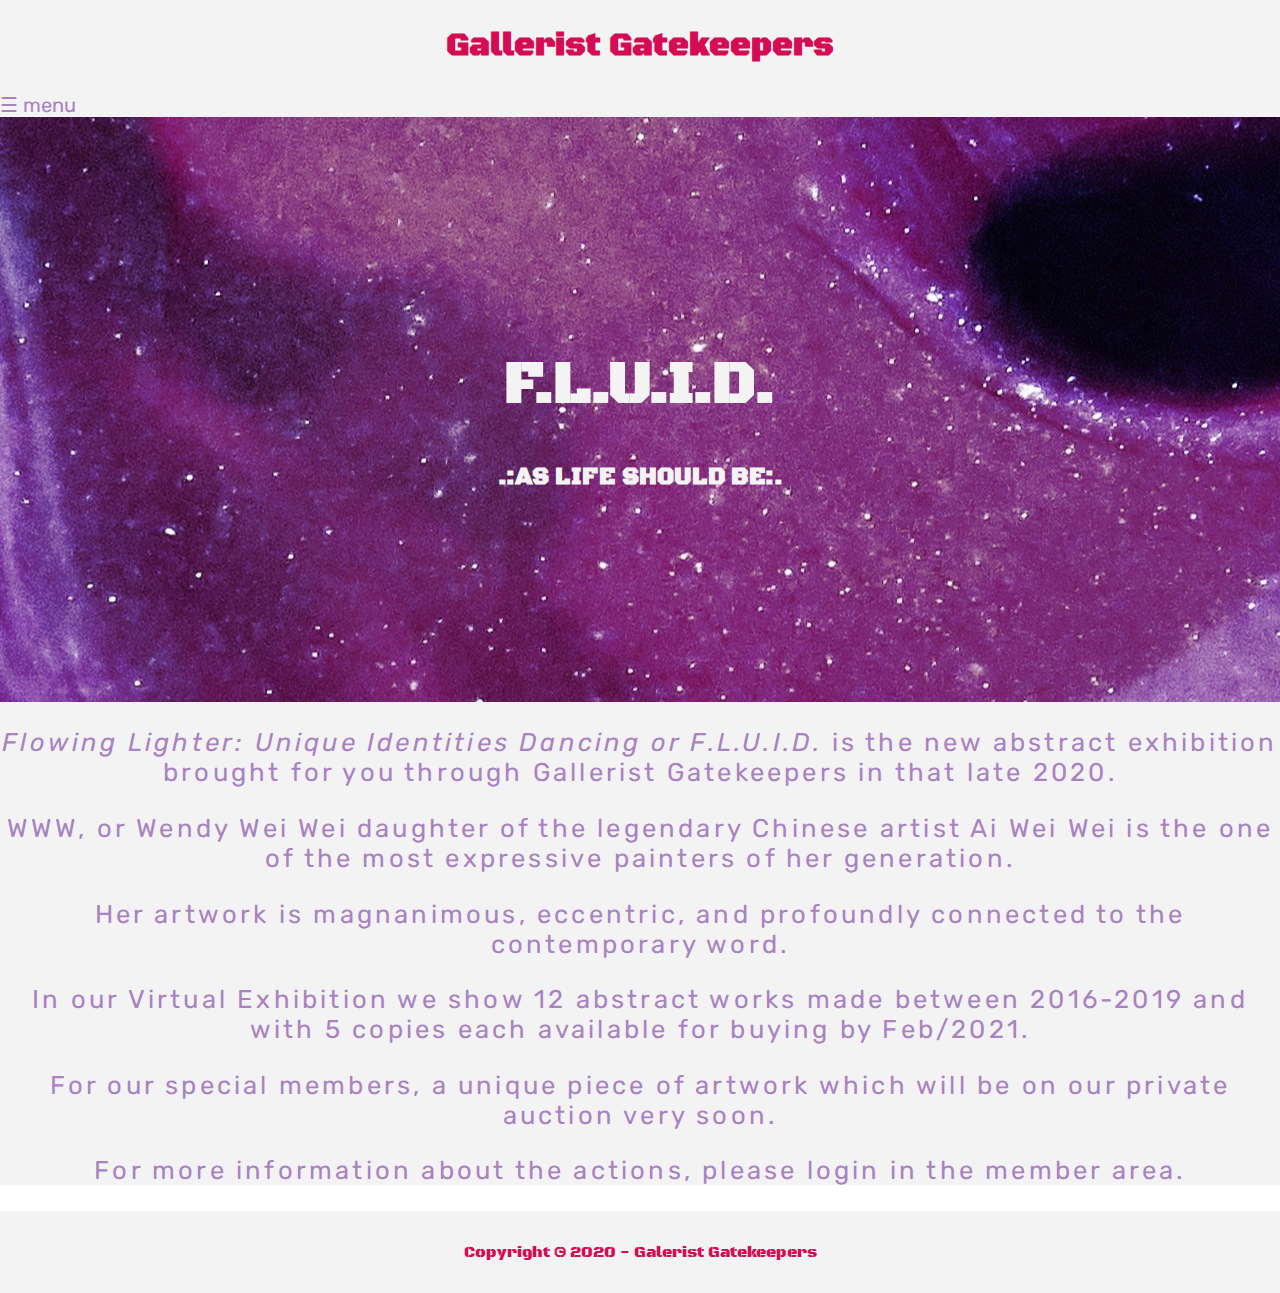
<file: index.html>
<!DOCTYPE html>
<html lang="en"> 
<head>
	<meta charset="UTF-8"> 
	<meta name="viewport" content="width-device-width, initial-scale=1.0"> 
	<meta http-equiv='X-UA-Compatible' content="IE=edge"> 
	<title>Gallerist Gatekeepers</title> 
	<link rel="shortcut icon" href="images/favicon.ico" type="image/x-icon"> 
	<script src="js/index.js"></script> 
	<link rel="stylesheet"  type="text/css" href="css/index.css"/> 
	<link rel="preconnect" href="https://fonts.gstatic.com"> 
	<link href="https://fonts.googleapis.com/css2?family=Black+Ops+One&family=Roboto:wght@300;400;500;700&family=Rubik:wght@900&display=swap" rel="stylesheet"> 
</head>
<body>
	<div id="banner"> 
			<h1>Gallerist Gatekeepers</h1> 
	</div>
		<div id="mySideBar" class="sidebar"> 
			<a href="javascript:void(0)" class="closebtn" onclick="closeNav()">&times;</a> 
			<a href="index.html">Home</a>
			<a href="meetTheArtist.html">Meet the artist</a>
			<a href="gallery.html">Gallery Exhibition</a>
			<a href="store02.html">Shopping</a>
			<a href="stopToBuy.html">Stop to Buy</a>
			<a href="aboutUs.html">About Us</a>
			<a href="loginmember.html">Member Area</a>
			<a href="contactUs.html">Contact Us</a>
		</div>	
	<div id="main"> 
	<span style="font-size:20px;cursor:pointer" onclick="openNav()">&#9776; menu</span> 
		 <div class="heroimg"> 
			<div class="herotxt"> 
				<h1 style="font-size:60px">F.L.U.I.D.</h1> 
				<h2>.:AS LIFE SHOULD BE:.</h2> 
			</div>
		</div> 
		<div class = "textmain"> 
			<p><i>Flowing Lighter: Unique Identities Dancing or F.L.U.I.D.</i> is the new abstract exhibition brought for you through Gallerist Gatekeepers in that late 2020.</p>
			<p>WWW, or Wendy Wei Wei daughter of the legendary Chinese artist Ai Wei Wei is the one of the most expressive painters of her generation.</p>
			<p>Her artwork is magnanimous, eccentric, and profoundly connected to the contemporary word.</p>
			<p>In our Virtual Exhibition we show 12 abstract works made between 2016-2019 and with 5 copies each available for buying by Feb/2021.</p>
			<p>For our special members, a unique piece of artwork which will be on our private auction very soon.</p>
			<p>For more information about the actions, please login in the member area.</p>
		</div>
	</div>
	<div id="footer"> 
		<p>Copyright &copy; 2020 - Galerist Gatekeepers</p>
	</div>
</body>
</html>
</file>
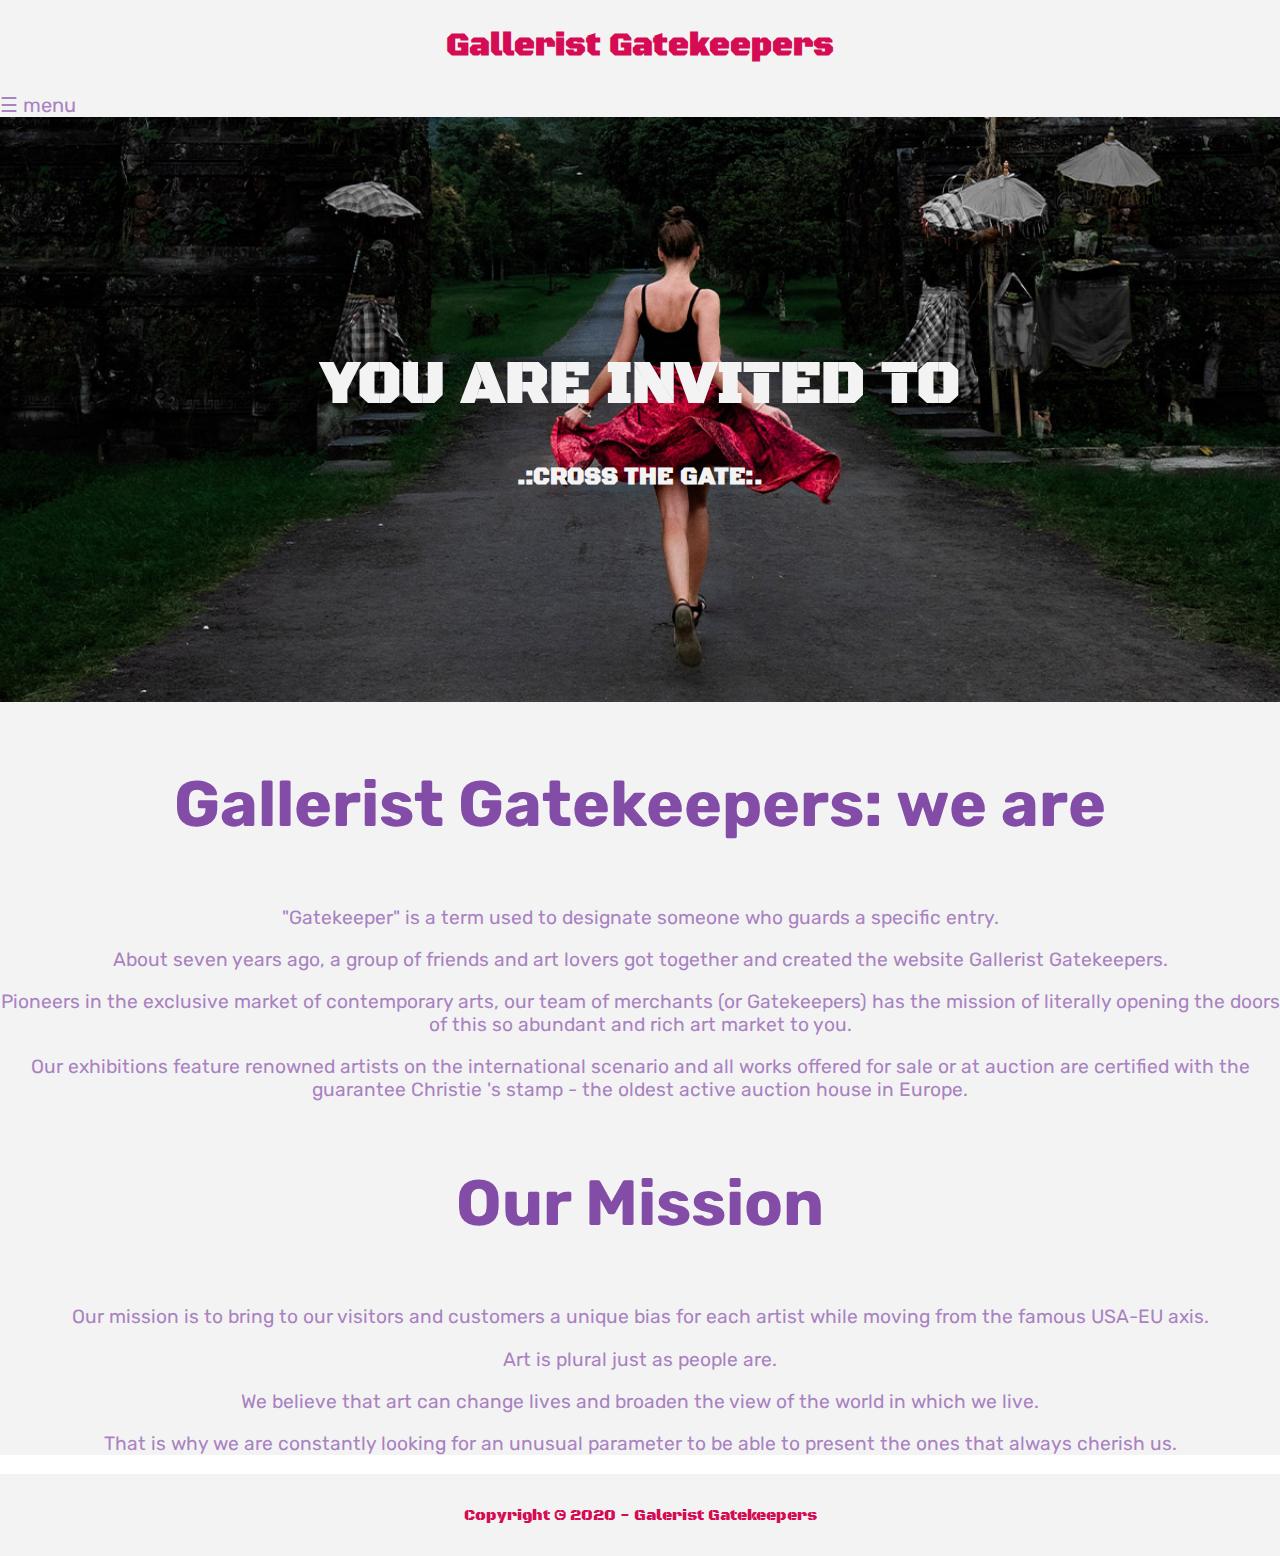
<file: aboutUs.html>
<!DOCTYPE html>
<html lang="en"> 
<head>
	<meta charset="UTF-8"> 
	<meta name="viewport" content="width-device-width, initial-scale=1.0"> 
	<meta http-equiv='X-UA-Compatible' content="IE=edge"> 
	<title>Gallerist Gatekeepers</title> 
	<link rel="shortcut icon" href="images/favicon.ico" type="image/x-icon">
	<script src="js/aboutUs.js"></script> 
	<link rel="stylesheet"  type="text/css" href="css/aboutUs.css"/> 
	<link rel="preconnect" href="https://fonts.gstatic.com"> 
	<link href="https://fonts.googleapis.com/css2?family=Black+Ops+One&family=Roboto:wght@300;400;500;700&family=Rubik:wght@900&display=swap" rel="stylesheet"> 
<body>
	<div id="banner"> 
			<h1>Gallerist Gatekeepers</h1> 
	</div>
		<div id="mySideBar" class="sidebar"> 
			<a href="javascript:void(0)" class="closebtn" onclick="closeNav()">&times;</a> 
			<a href="index.html">Home</a>
			<a href="meetTheArtist.html">Meet the artist</a>
			<a href="gallery.html">Gallery Exhibition</a>
			<a href="store02.html">Shopping</a>
			<a href="stopToBuy.html">Stop to Buy</a>
			<a href="aboutUs.html">About Us</a>
			<a href="loginmember.html">Member Area</a>
			<a href="contactUs.html">Contact Us</a>
		</div>	
	<div id="main"> 
	<span style="font-size:20px;cursor:pointer" onclick="openNav()">&#9776; menu</span> 
		 <div class="heroimg"> 
			<div class="herotxt"> 
				<h1 style="font-size:60px">YOU ARE INVITED TO</h1> 
				<h2>.:CROSS THE GATE:.</h2>
			</div>
		</div> 
		<div class = "textmain"> 
			<h3 class="h3">Gallerist Gatekeepers: we are</h3>

			<p class="p">"Gatekeeper" is a term used to designate someone who guards a specific entry.</p>
			<p class="p">About seven years ago, a group of friends and art lovers got together and created the website Gallerist Gatekeepers.</p>
			<p class="p">Pioneers in the exclusive market of contemporary arts, our team of merchants (or Gatekeepers) has the mission of literally opening the doors of this so abundant and rich art market to you.</p>
			<p class="p">Our exhibitions feature renowned artists on the international scenario and all works offered for sale or at auction are certified with the guarantee Christie 's stamp - the oldest active auction house in Europe.</p>

			<h3 class="h3">Our Mission</h3>

			<p class="p">Our mission is to bring to our visitors and customers a unique bias for each artist while moving from the famous USA-EU axis.</p>
			<p class="p">Art is plural just as people are.</p>
			<p class="p">We believe that art can change lives and broaden the view of the world in which we live.</p>
			<p class="p">That is why we are constantly looking for an unusual parameter to be able to present the ones that always cherish us.</p>

		</div>
	</div>
	<div id="footer"> 
		<p>Copyright &copy; 2020 - Galerist Gatekeepers</p>
	</div>

</body>
</html>
</file>
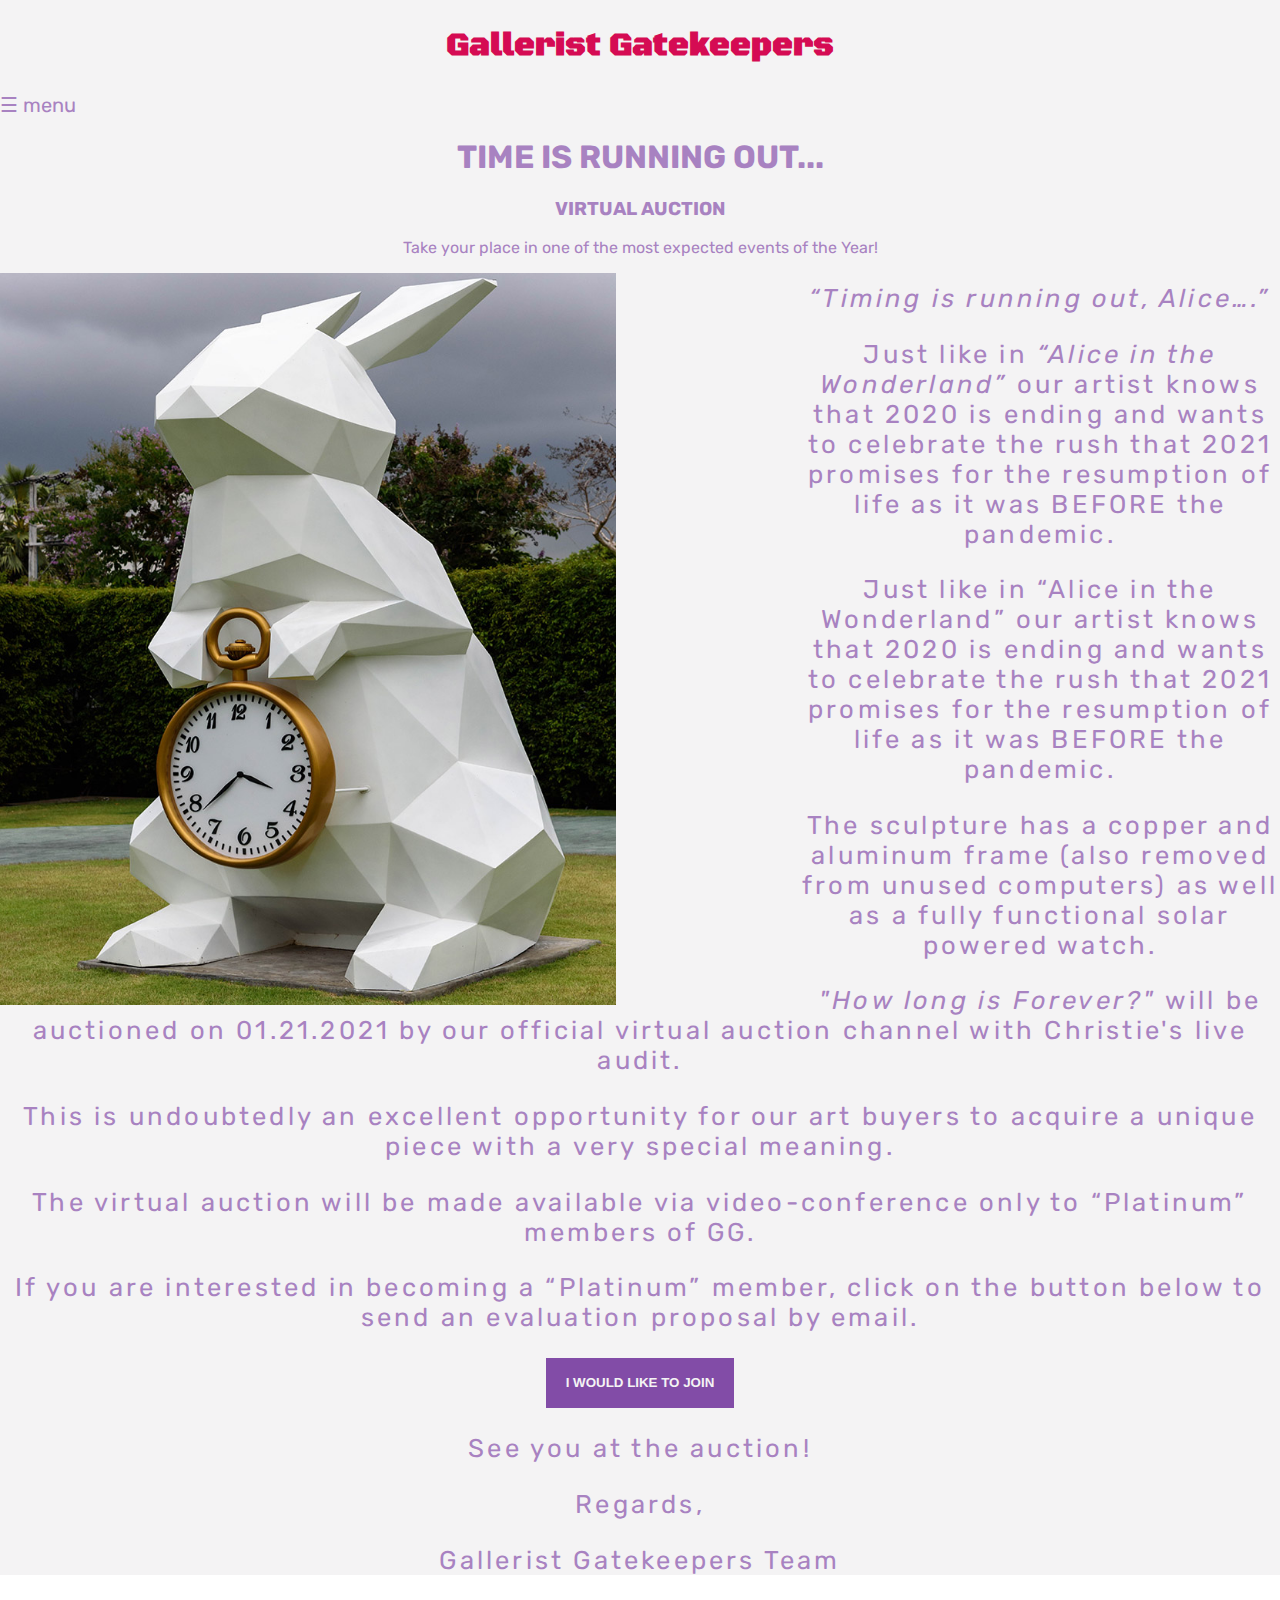
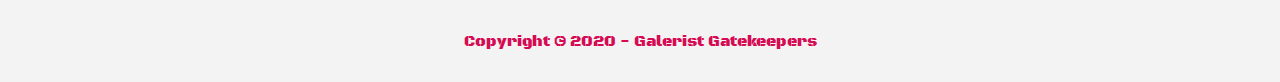
<file: auction.html>
<!DOCTYPE html>
<html lang="en"> 
<head>
	<meta charset="UTF-8"> 
	<meta name="viewport" content="width-device-width, initial-scale=1.0"> 
	<meta http-equiv='X-UA-Compatible' content="IE=edge"> 
	<title>Gallerist Gatekeepers</title> 
	<link rel="shortcut icon" href="images/favicon.ico" type="image/x-icon">
	<script src="js/auction.js"></script>
	<link rel="stylesheet"  type="text/css" href="css/auction.css"/> 
	<link rel="preconnect" href="https://fonts.gstatic.com"> 
	<link href="https://fonts.googleapis.com/css2?family=Black+Ops+One&family=Roboto:wght@300;400;500;700&family=Rubik:wght@900&display=swap" rel="stylesheet"> 
</head>
<body>
	<div id="banner"> 
			<h1>Gallerist Gatekeepers</h1> 
	</div>
		<div id="mySideBar" class="sidebar"> 
			<a href="javascript:void(0)" class="closebtn" onclick="closeNav()">&times;</a>
			<a href="index.html">Home</a>
			<a href="meetTheArtist.html">Meet the artist</a>
			<a href="gallery.html">Gallery Exhibition</a>
			<a href="store02.html">Shopping</a>
			<a href="stopToBuy.html">Stop to Buy</a>
			<a href="aboutUs.html">About Us</a>
			<a href="member.html">Member Area</a>
			<a href="contactUs.html">Contact Us</a>
		</div>	
	<div id="main"> 
	<span style="font-size:20px;cursor:pointer" onclick="openNav()">&#9776; menu</span>
		<div style="text-align:center"> 
			<h1>TIME IS RUNNING OUT...</h1>
			<h3>VIRTUAL AUCTION</h3>
			<p>Take your place in one of the most expected events of the Year!</p>
		</div>
		<div class="rabbit">
					<img src="images/auction.jpg" alt="Tuming is running out..." style="width:77%">
				</div>
	<div class = "textmain"> 
			<p><i>“Timing is running out, Alice….”</i></p>
			<p>Just like in <i>“Alice in the Wonderland”</i> our artist knows that 2020 is ending and wants to celebrate the rush that 2021 promises for the resumption of life as it was BEFORE the pandemic.</p>
			<p>Just like in “Alice in the Wonderland” our artist knows that 2020 is ending and wants to celebrate the rush that 2021 promises for the resumption of life as it was BEFORE the pandemic.</p>
			<p>The sculpture has a copper and aluminum frame (also removed from unused computers) as well as a fully functional solar powered watch.</p>
			<p><i>"How long is Forever?"</i> will be auctioned on 01.21.2021 by our official virtual auction channel with Christie's live audit.</p>
			<p>This is undoubtedly an excellent opportunity for our art buyers to acquire a unique piece with a very special meaning.</p>
			<p>The virtual auction will be made available via video-conference only to “Platinum” members of GG.</p>
			<p>If you are interested in becoming a “Platinum” member, click on the button below to send an evaluation proposal by email.</p>
			<input class="styledb" type="button" value="I would like to join" onclick="alertauc()">
			<p>See you at the auction!</p>
			<p>Regards,</p>
			<p>Gallerist Gatekeepers Team</p>

		</div>
	</div>
	<div id="footer"> 
		<p>Copyright &copy; 2020 - Galerist Gatekeepers</p>
	</div>
</body>
</html>
</file>
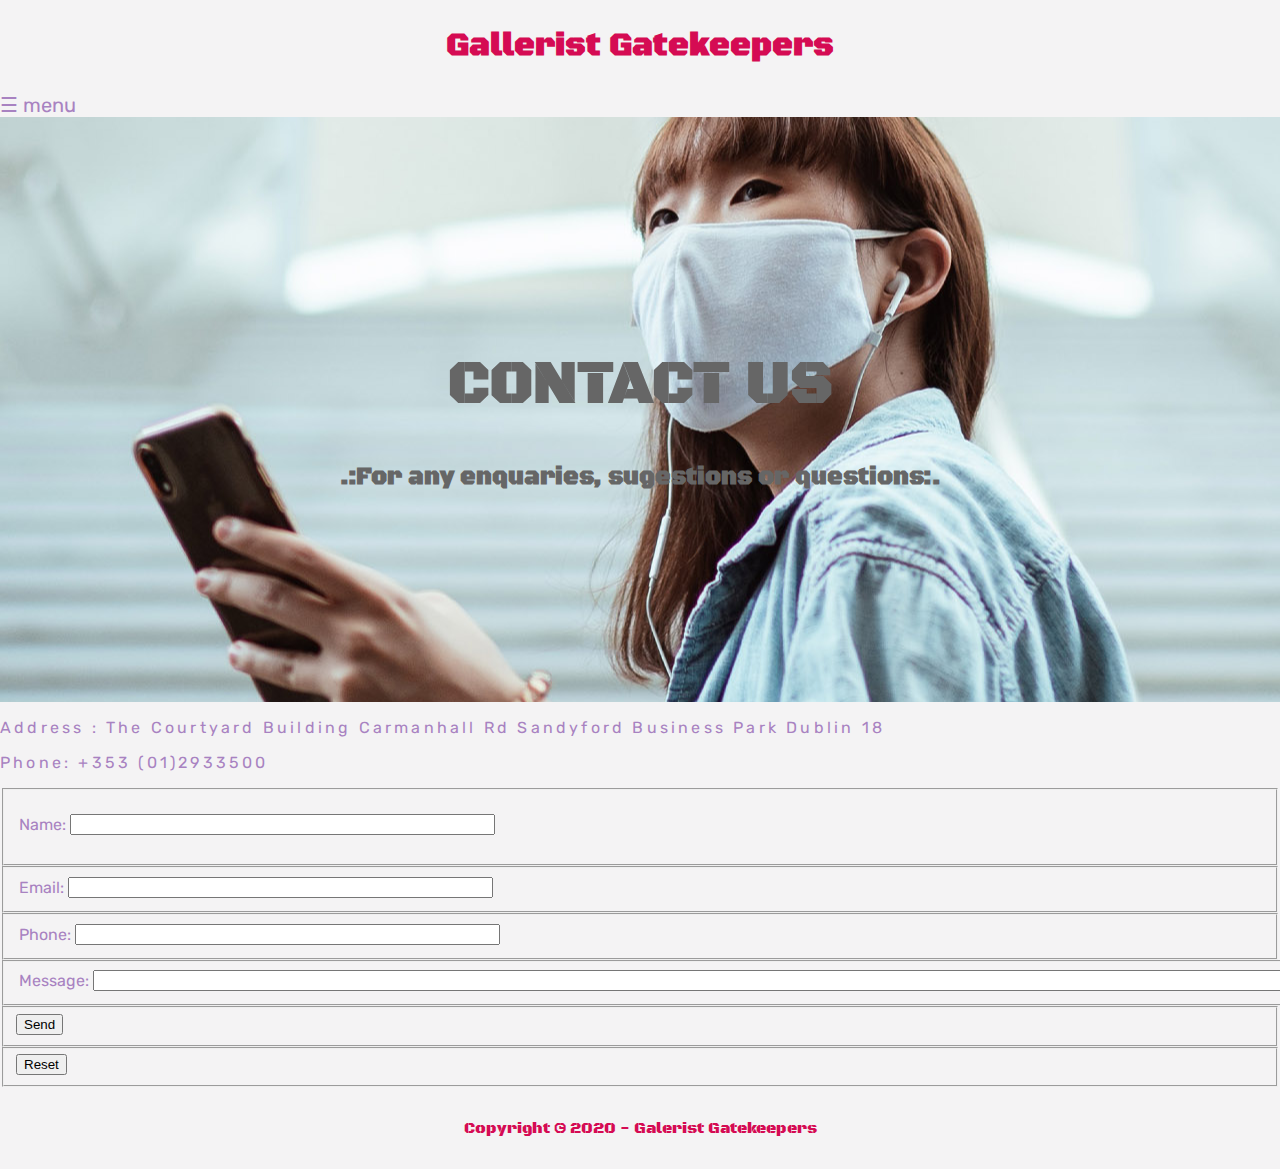
<file: ContactUs.html>
<!DOCTYPE html>
<html lang="en"> 
<head>
	<meta charset="UTF-8"> 
	<meta name="viewport" content="width-device-width, initial-scale=1.0"> 
	<meta http-equiv='X-UA-Compatible' content="IE=edge"> 
	<title>Gallerist Gatekeepers</title> 
	<link rel="shortcut icon" href="images/favicon.ico" type="image/x-icon"> 
	<script src="js/contact.js"></script>
	<link rel="stylesheet"  type="text/css" href="css/contact.css"/> 
	<link rel="preconnect" href="https://fonts.gstatic.com">
	<link href="https://fonts.googleapis.com/css2?family=Black+Ops+One&family=Roboto:wght@300;400;500;700&family=Rubik:wght@900&display=swap" rel="stylesheet"> 
</head>
<body>
	<div id="banner"> 
			<h1>Gallerist Gatekeepers</h1> 
	</div>
		<div id="mySideBar" class="sidebar"> 
			<a href="javascript:void(0)" class="closebtn" onclick="closeNav()">&times;</a> 
			<a href="index.html">Home</a>
			<a href="meetTheArtist.html">Meet the artist</a>
			<a href="gallery.html">Gallery Exhibition</a>
			<a href="store02.html">Shopping</a>
			<a href="stopToBuy.html">Stop to Buy</a>
			<a href="aboutUs.html">About Us</a>
			<a href="loginmember.html">Member Area</a>
			<a href="contactUs.html">Contact Us</a>
			
		</div>	
	<div id="main"> 
		<span style="font-size:20px;cursor:pointer" onclick="openNav()">&#9776; menu</span> 
		<div class="heroimg"> 
			<div class="herotxt"> 
				<h1 style="font-size:60px">CONTACT US</h1> 
				<h2>.:For any enquaries, sugestions or questions:.</h2> 
			</div>
		</div> 
	<div class="contact" >
		<div class="sty">
		<p>Address : The Courtyard Building Carmanhall Rd Sandyford Business Park Dublin 18</p>
		<p>Phone: +353 (01)2933500</p>
		</div>
	</div>
	
	<div class="content">
		<form name = "contactUS" id ="contactUS"  action="/action_page.js" onsubmit="return validateForm()">
			
			<fieldset>
			<table>
				<tr>
					<td><label id="name">Name:</label></td>
					<td><p><input type = "text" name ="name" size = "50" maxlength = "50" onclick="return validateForm()" required /></p></td>
				</tr>
			</table>
			</fieldset>

			<fieldset>
			<table>
				<tr>
					<td><label id = "email">Email:</label></td>
					<td><input type = "text" name ="email"  size = "50" maxlength = "50" onclick="return validateForm()" required /></td>
				</tr>
			</table>
			</fieldset>

			<fieldset>
			<table>
				<tr>
					<td><label id = "phone">Phone:</label></td>
					<td><input type = "text" name ="phone"  size = "50" maxlength = "50" onclick="return validateForm()" required /></td>
				</tr>
			</table>
			</fieldset>

			<fieldset>
			<table>
				<tr>
					<td><label id = "message">Message:</label></td>
					<td><input type = "text" name ="message" size = "150" maxlength = "150"/></td>
				</tr>
			</table>
			</fieldset>

	<div class="wrap">
			<fieldset>
		<button class="contact"  onclick="myAlert()">Send</button>
							
			</fieldset>
			<fieldset>
					
						<input id = "reset" type="reset" onclick="document.reload(true)" />
				
			</fieldset>
	</div>
			</form>	
	
	</div>
	</div>
		

	<div id="footer"> 
		<p>Copyright &copy; 2020 - Galerist Gatekeepers</p>
	</div>
	
</body>
</html>
</file>
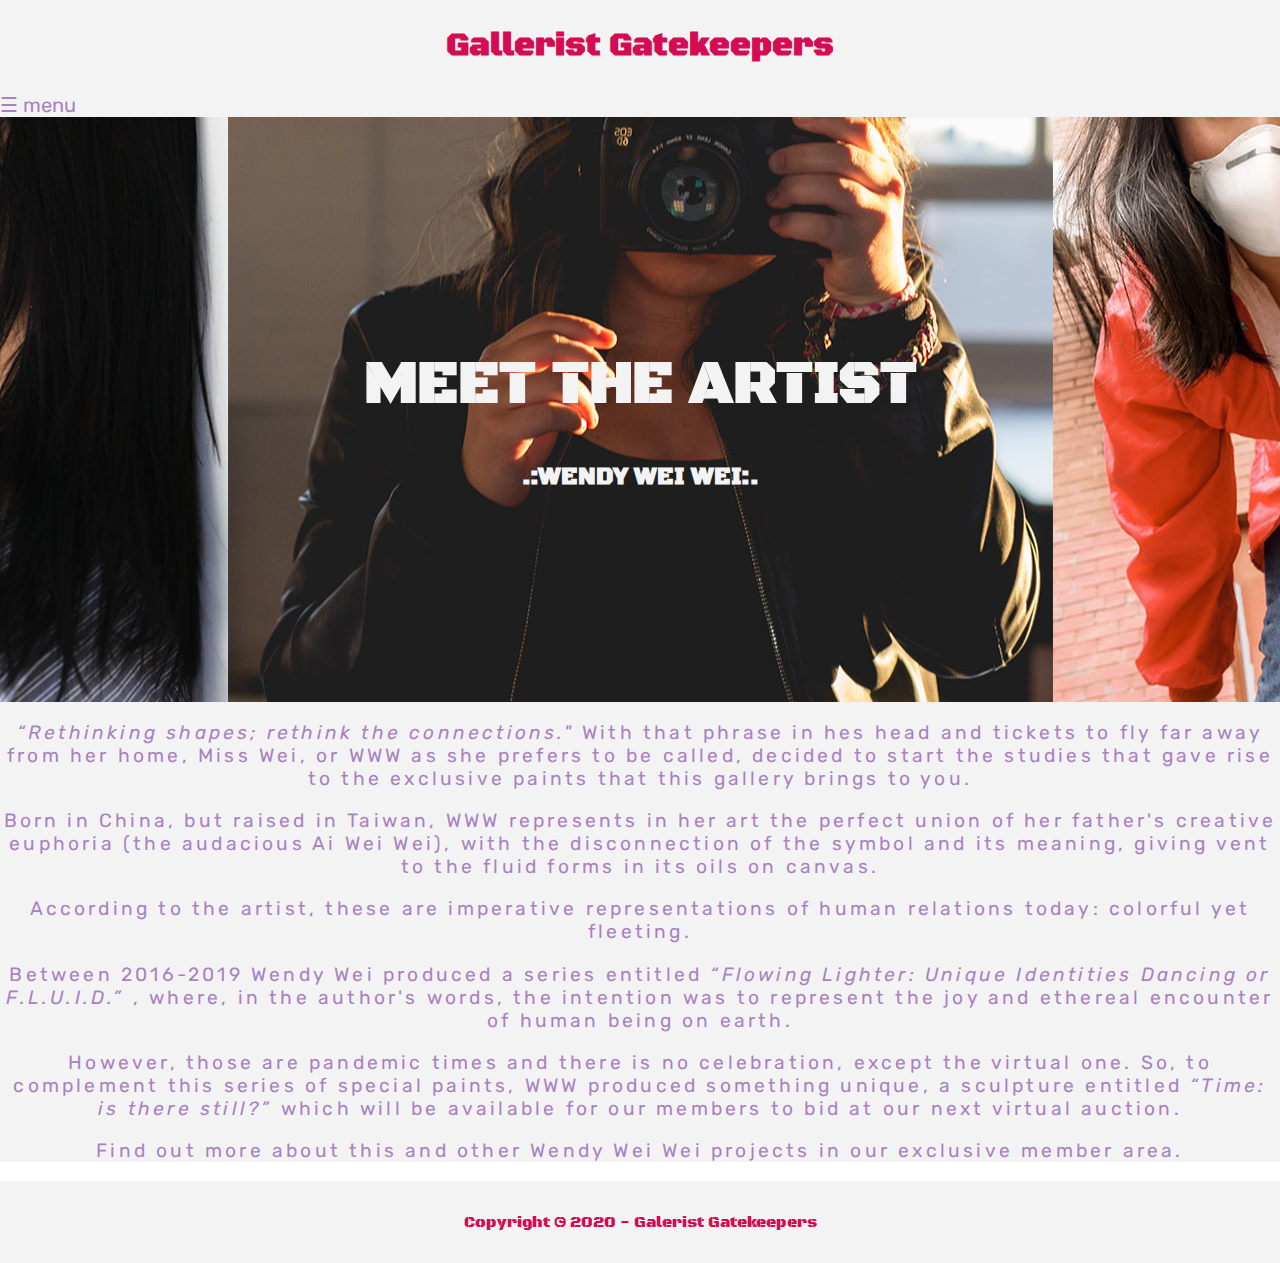
<file: meetTheArtist.html>
<!DOCTYPE html>
<html lang="en"> 
<head>
	<meta charset="UTF-8"> 
	<meta name="viewport" content="width-device-width, initial-scale=1.0"> 
	<meta http-equiv='X-UA-Compatible' content="IE=edge"> 
	<title>Gallerist Gatekeepers</title> 
	<link rel="shortcut icon" href="images/favicon.ico" type="image/x-icon"> 
	<script src="js/mta.js"></script> 
	<link rel="stylesheet"  type="text/css" href="css/mta.css"/> 
	<link rel="preconnect" href="https://fonts.gstatic.com"> 
	<link href="https://fonts.googleapis.com/css2?family=Black+Ops+One&family=Roboto:wght@300;400;500;700&family=Rubik:wght@900&display=swap" rel="stylesheet"> 
</head>
<body>
	<div id="banner"> 
			<h1>Gallerist Gatekeepers</h1> 
	</div>
		<div id="mySideBar" class="sidebar"> 
			<a href="javascript:void(0)" class="closebtn" onclick="closeNav()">&times;</a> 
			<a href="index.html">Home</a>
			<a href="meetTheArtist.html">Meet the artist</a>
			<a href="gallery.html">Gallery Exhibition</a>
			<a href="store02.html">Shopping</a>
			<a href="stopToBuy.html">Stop to Buy</a>
			<a href="aboutUs.html">About Us</a>
			<a href="loginmember.html">Member Area</a>
			<a href="contactUs.html">Contact Us</a>
		</div>	
	<div id="main"> 
	<span style="font-size:20px;cursor:pointer" onclick="openNav()">&#9776; menu</span> 
		 <div class="heroimg"> 
			<div class="herotxt"> 
				<h1 style="font-size:60px">MEET THE ARTIST</h1> 
				<h2>.:WENDY WEI WEI:.</h2> 
			</div>
		</div> 
		<div class = "textmain"> 
			<p><i>“Rethinking shapes; rethink the connections."</i> With that phrase in hes head and tickets to fly far away from her home, Miss Wei, or WWW as she prefers to be called, decided to start the studies that gave rise to the exclusive paints that this gallery brings to you.</p>
			<p>Born in China, but raised in Taiwan, WWW represents in her art the perfect union of her father's creative euphoria (the audacious Ai Wei Wei), with the disconnection of the symbol and its meaning, giving vent to the fluid forms in its oils on canvas. </p>
			<p>According to the artist, these are imperative representations of human relations today: colorful yet fleeting.</p>
			<p>Between 2016-2019 Wendy Wei produced a series entitled <i> “Flowing Lighter: Unique Identities Dancing or F.L.U.I.D.” </i>, where, in the author's words, the intention was to represent the joy and ethereal encounter of human being on earth.</p>
			<p>However, those are pandemic times and there is no celebration, except the virtual one. So, to complement this series of special paints, WWW produced something unique, a sculpture entitled <i>“Time: is there still?” </i> which will be available for our members to bid at our next virtual auction.</p>
			<p>Find out more about this and other Wendy Wei Wei projects in our exclusive member area.</p>
		</div>
	</div>
	<div id="footer"> 
		<p>Copyright &copy; 2020 - Galerist Gatekeepers</p>
	</div>
	
</body>
</html>
</file>
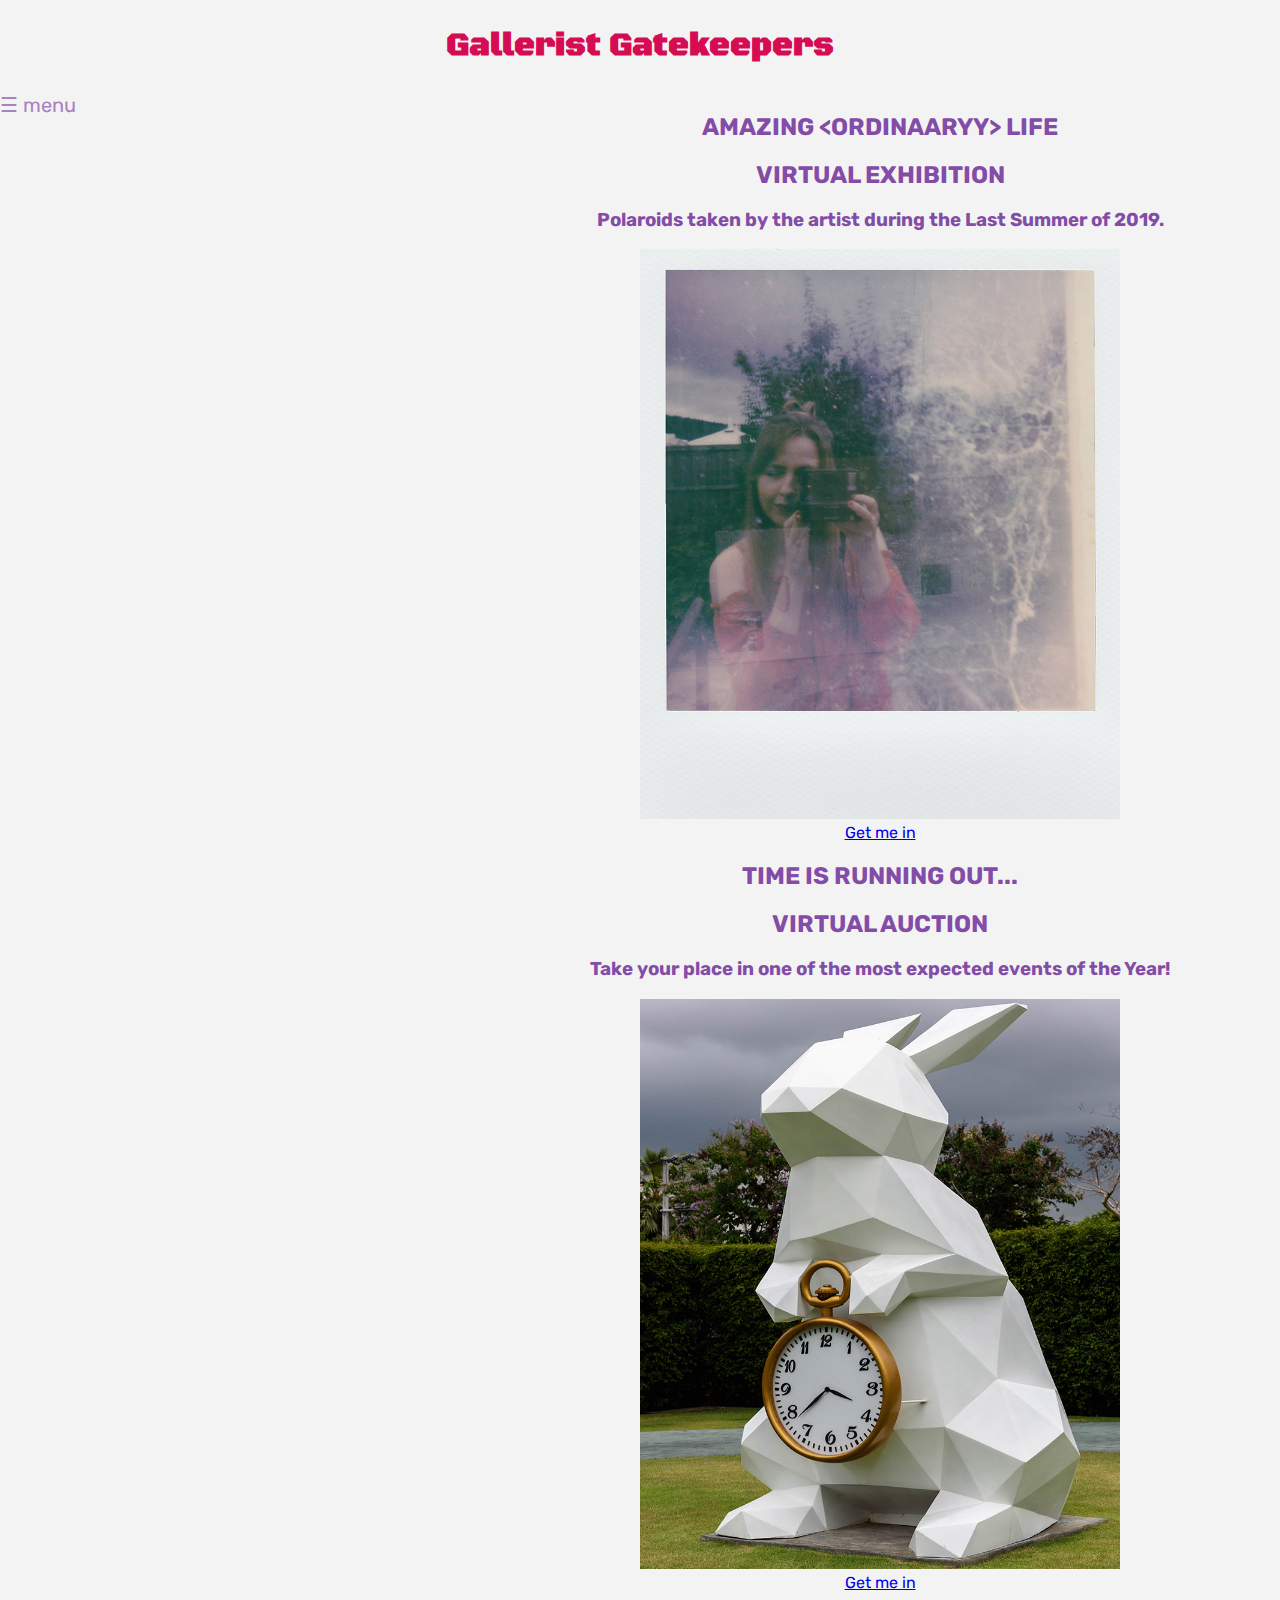
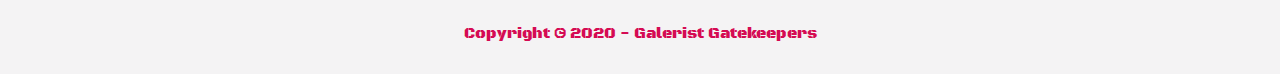
<file: member.html>
<!DOCTYPE html>

<html lang="en"> 
<head>
	<meta charset="UTF-8"> 
	<meta name="viewport" content="width-device-width, initial-scale=1.0"> 
	<meta http-equiv='X-UA-Compatible' content="IE=edge"> 
	<title>Gallerist Gatekeepers</title> 
	<link rel="shortcut icon" href="images/favicon.ico" type="image/x-icon"> 
	<script src="js/member.js"></script>
	<link rel="stylesheet"  type="text/css" href="css/member.css"/> 
	<link rel="preconnect" href="https://fonts.gstatic.com"> 
	<link href="https://fonts.googleapis.com/css2?family=Black+Ops+One&family=Roboto:wght@300;400;500;700&family=Rubik:wght@900&display=swap" rel="stylesheet"> 
</head>
<body>
	<div id="banner"> 
			<h1>Gallerist Gatekeepers</h1> 
	</div>
		<div id="mySideBar" class="sidebar"> 
			<a href="javascript:void(0)" class="closebtn" onclick="closeNav()">&times;</a> 
			<a href="index.html">Home</a>
			<a href="meetTheArtist.html">Meet the artist</a>
			<a href="gallery.html">Gallery Exhibition</a>
			<a href="store02.html">Shopping</a>
			<a href="stopToBuy.html">Stop to Buy</a>
			<a href="aboutUs.html">About Us</a>
			<a href="polaroids.html">AMAZING LIFE</a>
			<a href="auction.html">TIME IS RUNNING OUT...</a>
			<a href="contactUs.html">Contact Us</a>
		</div>	
	<div id="main"> 
		<span style="font-size:20px;cursor:pointer" onclick="openNav()">&#9776; menu</span> 
			<div class="exhib2">
				<div style="text-align:center">
					<h2>AMAZING	&lt;ORDINAARYY&gt; LIFE</h2>
					<h2>VIRTUAL EXHIBITION</h2>
					<h3>Polaroids taken by the artist during the Last Summer of 2019.</h3>
					<div class="pict">
						<img src="images/eight.jpg" alt="Ordinary Friend" style="width:60%">
					</div>
					<a href="polaroids.html"> Get me in </a>
				</div>
			</div>
			<div class="auction">
				<div style="text-align:center">
					<h2>TIME IS RUNNING OUT...</h2>
					<h2>VIRTUAL AUCTION</h2>
					<h3>Take your place in one of the most expected events of the Year!</h3>
					<div class="pict">
						<img src="images/auction.jpg" alt="How Long is forever?" style="width:60%">
					</div>
					<a href="auction.html"> Get me in </a>
				</div>
			</div>
		<div id="footer"> 
			<p>Copyright &copy; 2020 - Galerist Gatekeepers</p>
		</div>
	</div>		
</body>
</html>
</file>
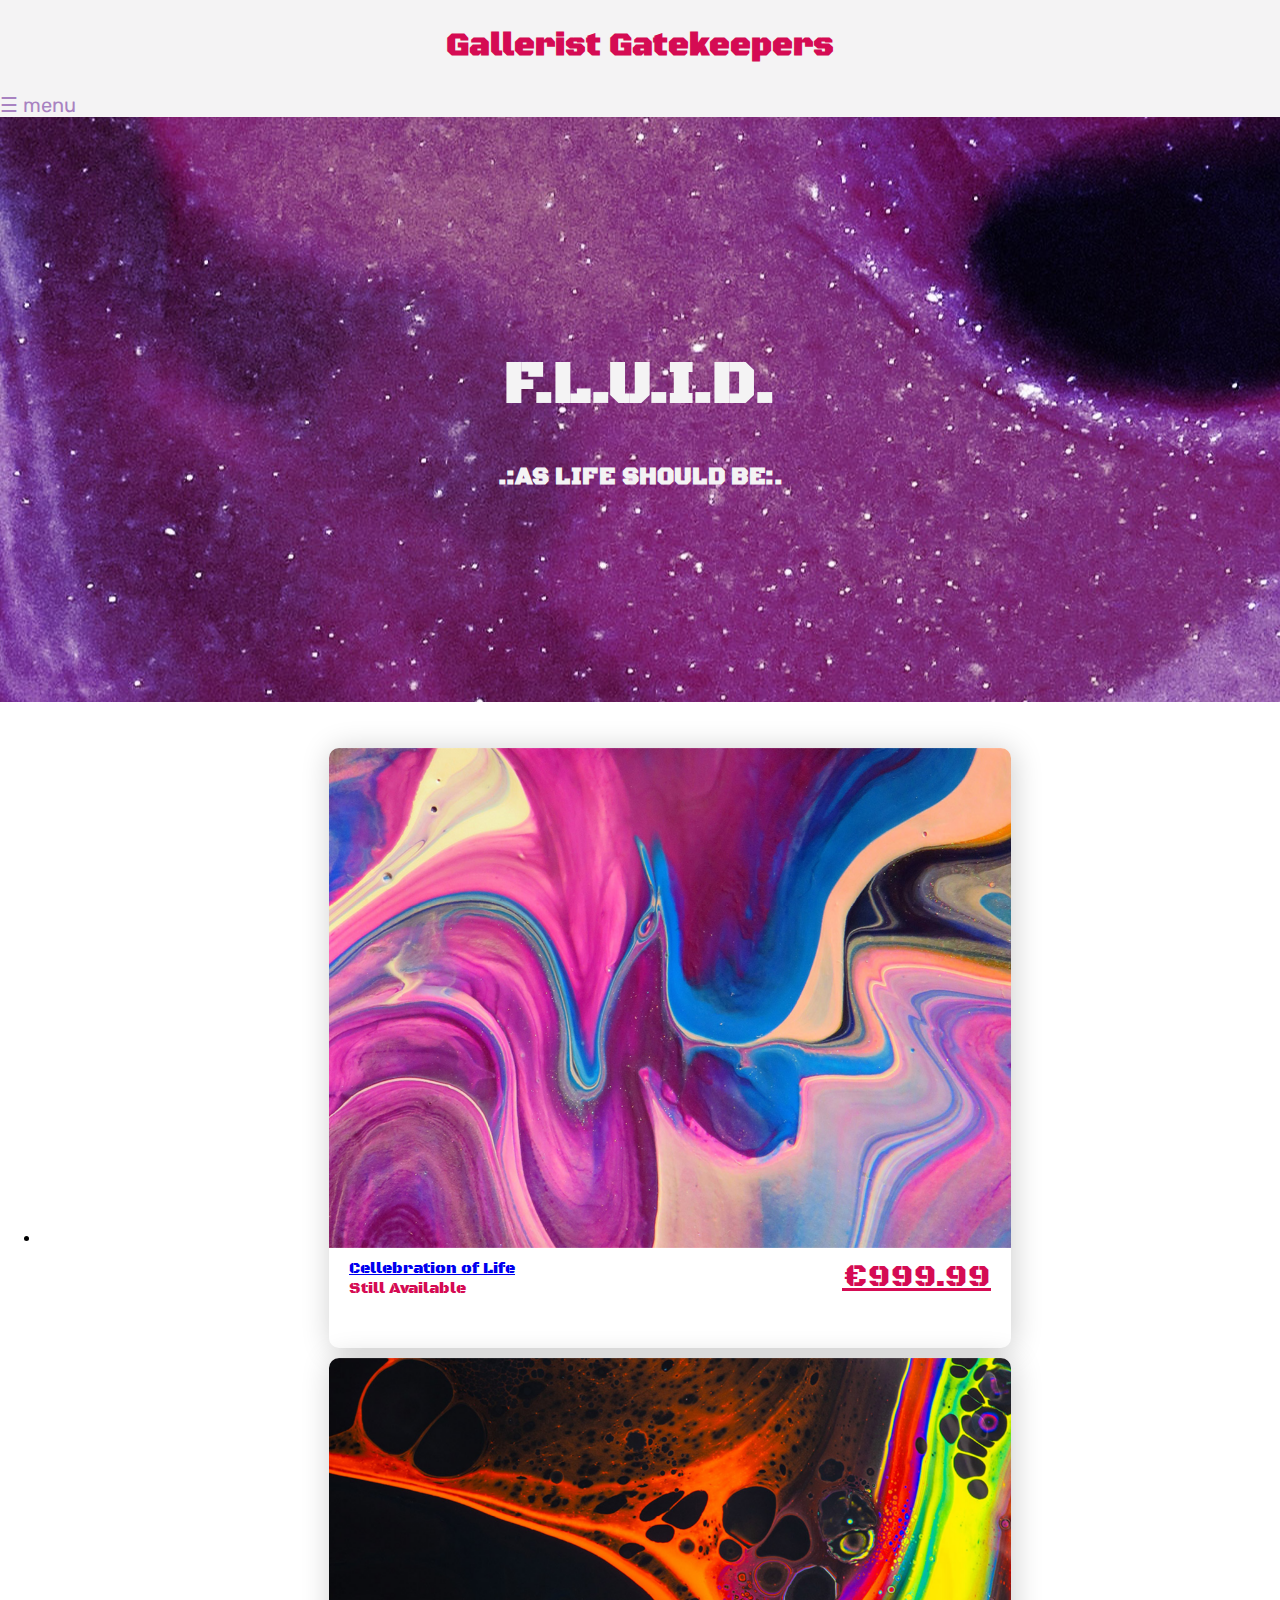
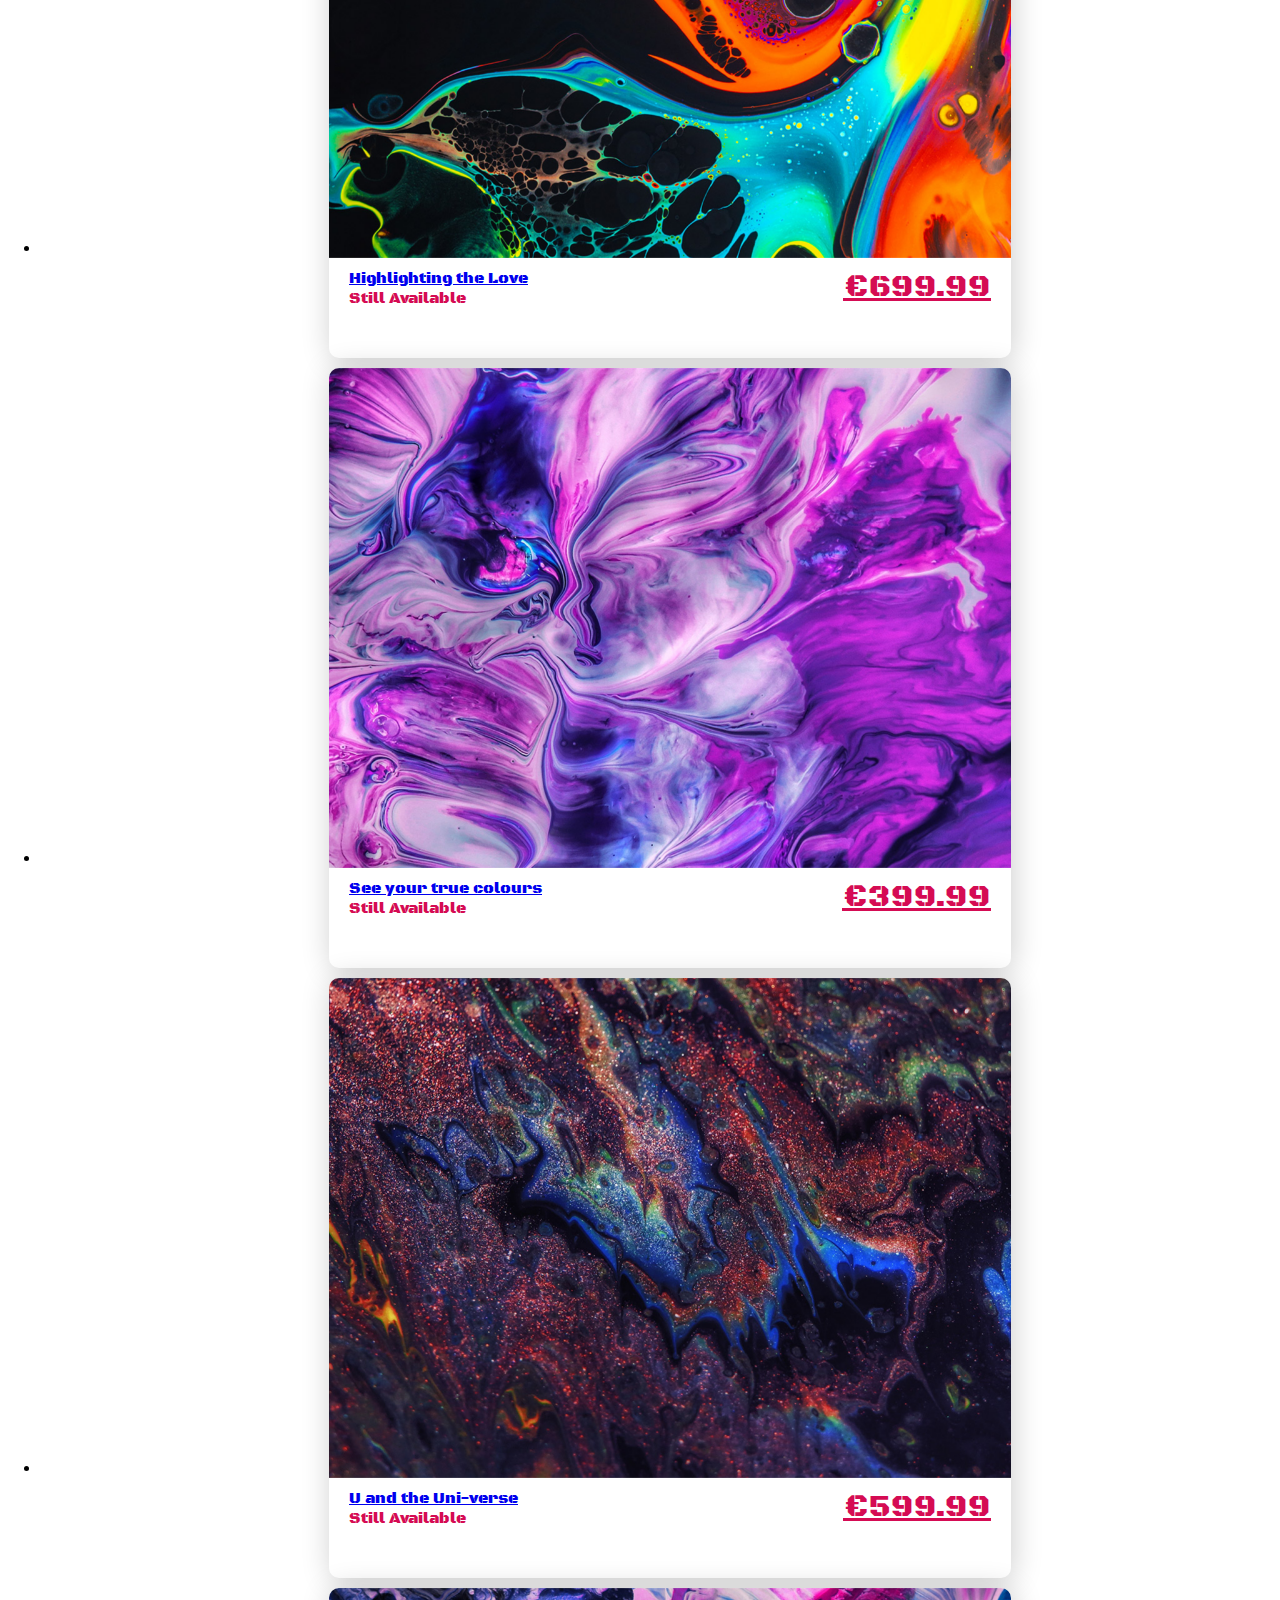
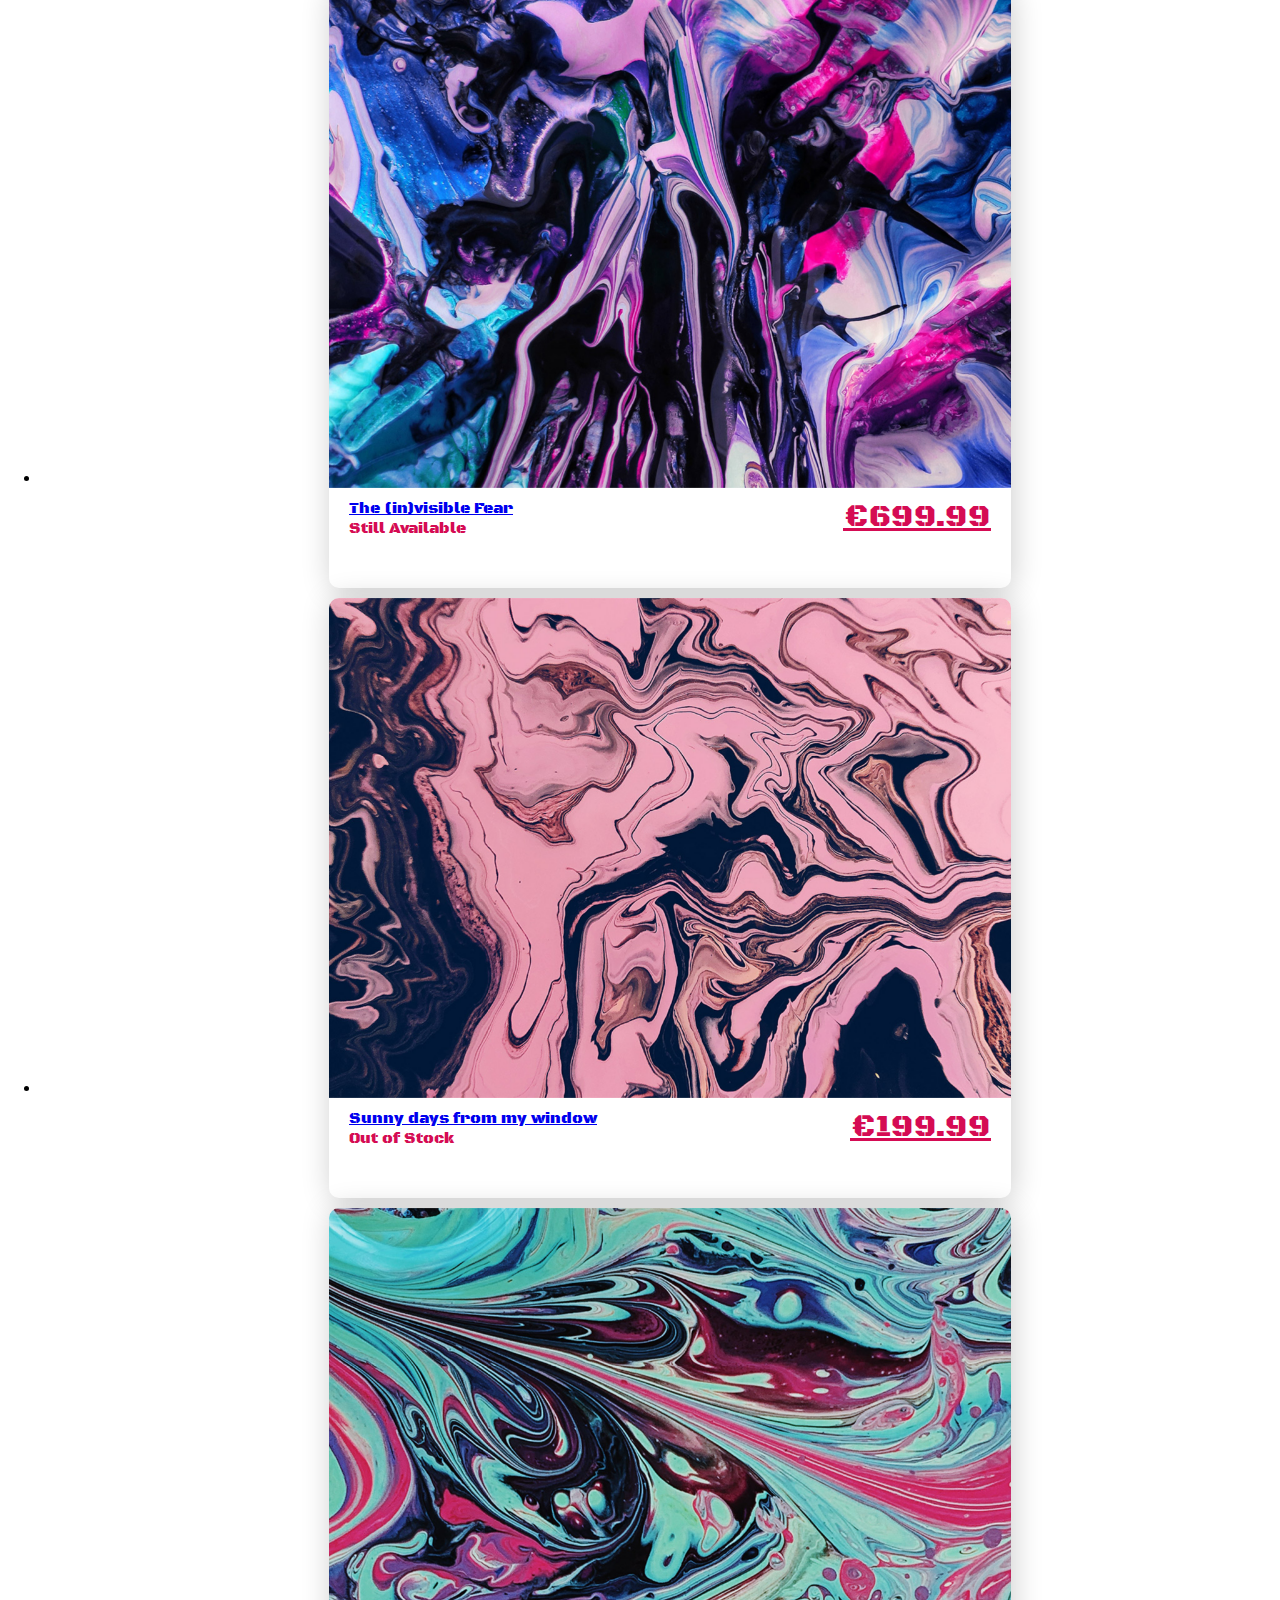
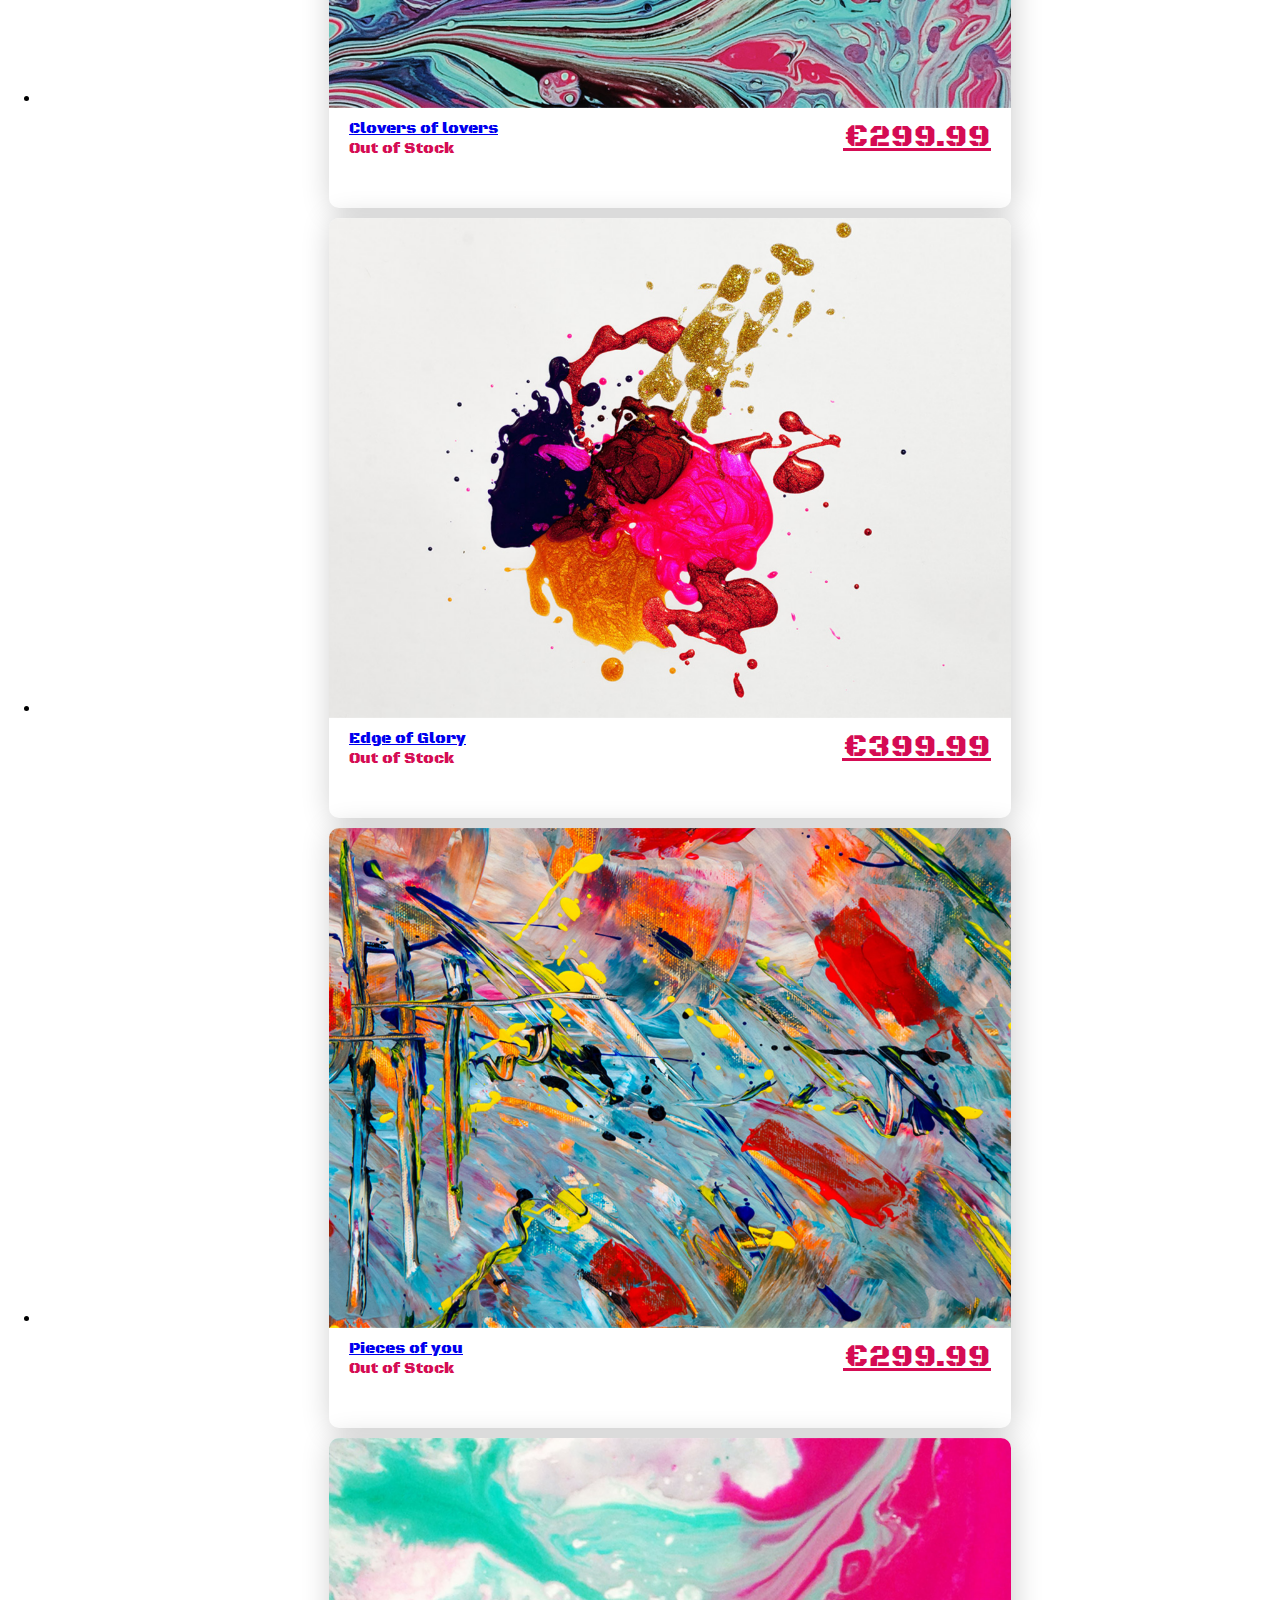
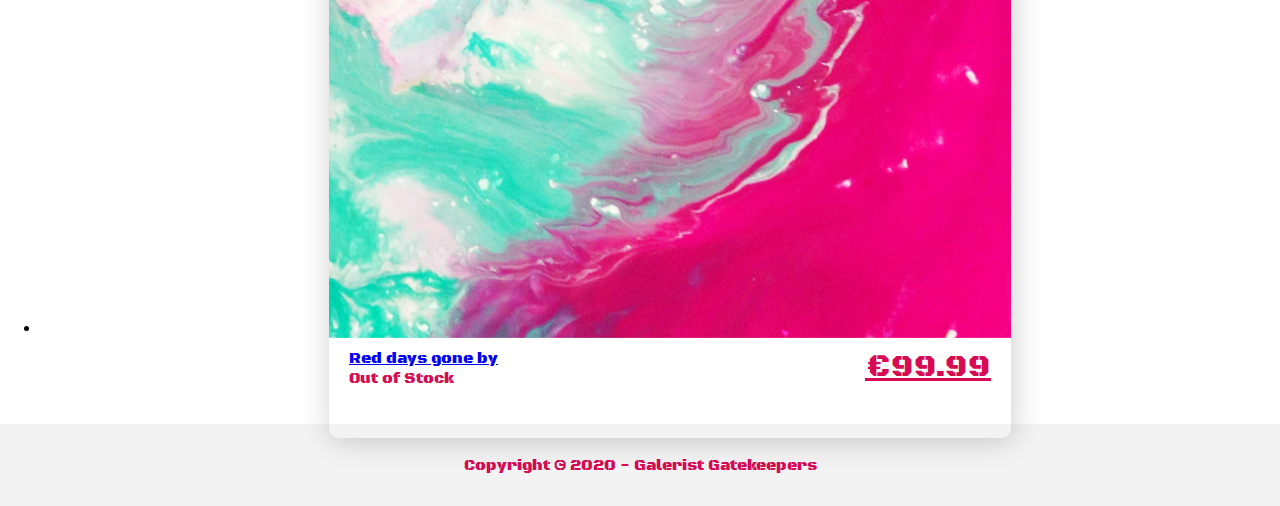
<file: stopToBuy.html>
<!DOCTYPE html>
<html lang="en"> 
<head>
	<meta charset="UTF-8"> 
	<meta name="viewport" content="width-device-width, initial-scale=1.0"> 
	<meta http-equiv='X-UA-Compatible' content="IE=edge"> 
	<title>Gallerist Gatekeepers</title> 
	<link rel="shortcut icon" href="images/favicon.ico" type="image/x-icon"> 
	<script src="js/store01.js"></script> 
	<link rel="stylesheet"  type="text/css" href="css/store01.css"/> 
	<link rel="preconnect" href="https://fonts.gstatic.com"> 
	<link href="https://fonts.googleapis.com/css2?family=Black+Ops+One&family=Roboto:wght@300;400;500;700&family=Rubik:wght@900&display=swap" rel="stylesheet"> 
</head>
<body>
	<div id="banner"> 
			<h1>Gallerist Gatekeepers</h1> 
	</div>
		<div id="mySideBar" class="sidebar">
			<a href="javascript:void(0)" class="closebtn" onclick="closeNav()">&times;</a> 
			<a href="index.html">Home</a>
			<a href="meetTheArtist.html">Meet the artist</a>
			<a href="gallery.html">Gallery Exhibition</a>
			<a href="store02.html">Shopping</a>
			<a href="stopToBuy.html">Stop to Buy</a>
			<a href="aboutUs.html">About Us</a>
			<a href="loginmember.html">Member Area</a>
			<a href="contactUs.html">Contact Us</a>
		</div>	
	<div id="main"> 
		<span style="font-size:20px;cursor:pointer" onclick="openNav()">&#9776; menu</span>
			<div class="heroimg">
				<div class="herotxt"> 
					<h1 style="font-size:60px">F.L.U.I.D.</h1> 
					<h2>.:AS LIFE SHOULD BE:.</h2> 
				</div>
			</div>
		</div> 
        <!--box slider fail-->
        <ul id="autoWidth" class="cs-hidden">
            <!--paint1-->
            <li class="item-a">
                <div class="box" id="box1">
                    <div class="slide-image">
                        <img src="./images/paint1.jpg" alt="Cellebration of Life">         
                        <div class="overlay" >
                            <a href="store02.html#container" class="buy-button">Buy Now</a>
                        </div>
                    </div>
                    <div class="detail-box">
                            
                        <div class="type">
                            <a href="store02.html#container">Cellebration of Life</a>
                            <span>Still Available</span>                    
                        </div>
                        <a href="store02.html#container" class="price">€999.99</a>
                    </div>
                </div>  
            </li>
            <!--paint2-->
            <li class="item-b">
                <div class="box" id="box2">
                    <div class="slide-image">
                        <img src="./images/paint2.jpg" alt="Highlighting the Love">         
                        <div class="overlay" >
                            <a href="store02.html#container" class="buy-button">Buy Now</a>
                        </div>
                    </div>
        
                    <div class="detail-box">
                            
                        <div class="type">
                            <a href="store02.html#container">Highlighting the Love</a>
                            <span>Still Available</span>                    
                        </div>
                        <a href="store02.html#container" class="price">€699.99</a>
                    </div>
                </div>  
            </li> 
             <!--paint3-->
             <li class="item-c">
                <div class="box" id="box3">
                    <div class="slide-image">
                        <img src="./images/paint3.jpg" alt="See your true colours">         
                        <div class="overlay" >
                            <a href="store02.html#container" class="buy-button">Buy Now</a>
                        </div>
                    </div>
        
                    <div class="detail-box">
                            
                        <div class="type">
                            <a href="store02.html#container">See your true colours</a>
                            <span>Still Available</span>                    
                        </div>
                        <a href="store02.html#container" class="price">€399.99</a>
                    </div>
                </div>  
            </li>
            <!--paint4-->
            <li class="item-d">
                <div class="box" id="box4">
                    <div class="slide-image">
                        <img src="./images/paint4.jpg" alt="U and the Uni-verse">         
                        <div class="overlay" >
                            <a href="store02.html#container" class="buy-button">Buy Now</a>
                        </div>
                    </div>
        
                    <div class="detail-box">
                            
                        <div class="type">
                            <a href="store02.html#container">U and the Uni-verse</a>
                            <span>Still Available</span>                    
                        </div>
                        <a href="store02.html#container" class="price">€599.99</a>
                    </div>
                </div>  
            </li>
            <!--paint5-->
            <li class="item-e">
                <div class="box" id="box5">
                    <div class="slide-image">
                        <img src="./images/paint5.jpg" alt="The (in)visible Fear">         
                        <div class="overlay" >
                            <a href="store02.html#container" class="buy-button">Buy Now</a>
                        </div>
                    </div>
        
                    <div class="detail-box">       
                        <div class="type">
                            <a href="store02.html#container">The (in)visible Fear</a>
                            <span>Still Available</span>                    
                        </div>
                        <a href="store02.html#container" class="price">€699.99</a>
                    </div>
                </div>  
            </li> 
             <!--paint6-->
             <li class="item-f">
                <div class="box" id="box6">
                    <div class="slide-image">
                        <img src="./images/paint6.jpg" alt="Sunny days from my window ">         
                        <div class="overlay" >
                            <a href="store02.html#container" class="buy-button">Sold Out</a>
                        </div>
                    </div>
        
                    <div class="detail-box">
                            
                        <div class="type">
                            <a href="store02.html#container">Sunny days from my window </a>
                            <span>Out of Stock</span>                    
                        </div>
                        <a href="store02.html#container" class="price">€199.99</a>
                    </div>
                </div>  
            </li> 
            <!--paint7-->
            <li class="item-g">
            <div class="box" id="box7">
                <div class="slide-image">
                    <img src="./images/paint7.jpg" alt="Clovers of lovers">         
                    <div class="overlay" >
                        <a href="store02.html#container" class="buy-button">Sold Out</a>
                    </div>
                </div>
    
                <div class="detail-box">
                        
                    <div class="type">
                        <a href="store02.html#container">Clovers of lovers</a>
                        <span>Out of Stock</span>                    
                    </div>
                    <a href="store02.html#container" class="price">€299.99</a>
                </div>
            </div>  
            </li>
            <!--paint8-->
            <li class="item-h">
                <div class="box" id="box8">
                    <div class="slide-image">
                        <img src="./images/paint8.jpg" alt="Edge of Glory">         
                        <div class="overlay" >
                            <a href="store02.html#container" class="buy-button">Sold Out</a>
                        </div>
                    </div>
        
                    <div class="detail-box">
                            
                        <div class="type">
                            <a href="store02.html#container">Edge of Glory</a>
                            <span>Out of Stock</span>                    
                        </div>
                        <a href="store02.html#container" class="price">€399.99</a>
                    </div>
                </div>  
            </li> 
            <!--paint9-->
            <li class="item-i">
                <div class="box" id="box9">
                    <div class="slide-image">
                        <img src="./images/paint9.jpg" alt="Pieces of you">         
                        <div class="overlay" >
                            <a href="store02.html#container" class="buy-button">Sold Out</a>
                        </div>
                    </div>
        
                    <div class="detail-box">
                        <div class="type">
                            <a href="store02.html#container">Pieces of you</a>
                            <span>Out of Stock</span>                    
                        </div>
                        <a href="store02.html#container" class="price">€299.99</a>
                    </div>
                </div>  
            </li>
            <!--paint10-->
            <li class="item-j">
                <div class="box" id="box10">
                    <div class="slide-image">
                        <img src="./images/paint10.jpg" alt="Red days gone by">         
                        <div class="overlay" >
                            <a href="store02.html#container" class="buy-button">Sold Out</a>
                        </div>
                    </div>
        
                    <div class="detail-box">
                            
                        <div class="type">
                            <a href="store02.html#container">Red days gone by</a>
                            <span>Out of Stock</span>                    
                        </div>
                        <a href="store02.html#container" class="price">€99.99</a>
                    </div>
                </div>  
            </li>           
          </ul>

        <!--End of box slider-->
	<div id="footer"> 
		<p>Copyright &copy; 2020 - Galerist Gatekeepers</p>
	</div>
</body>


</html>
</file>
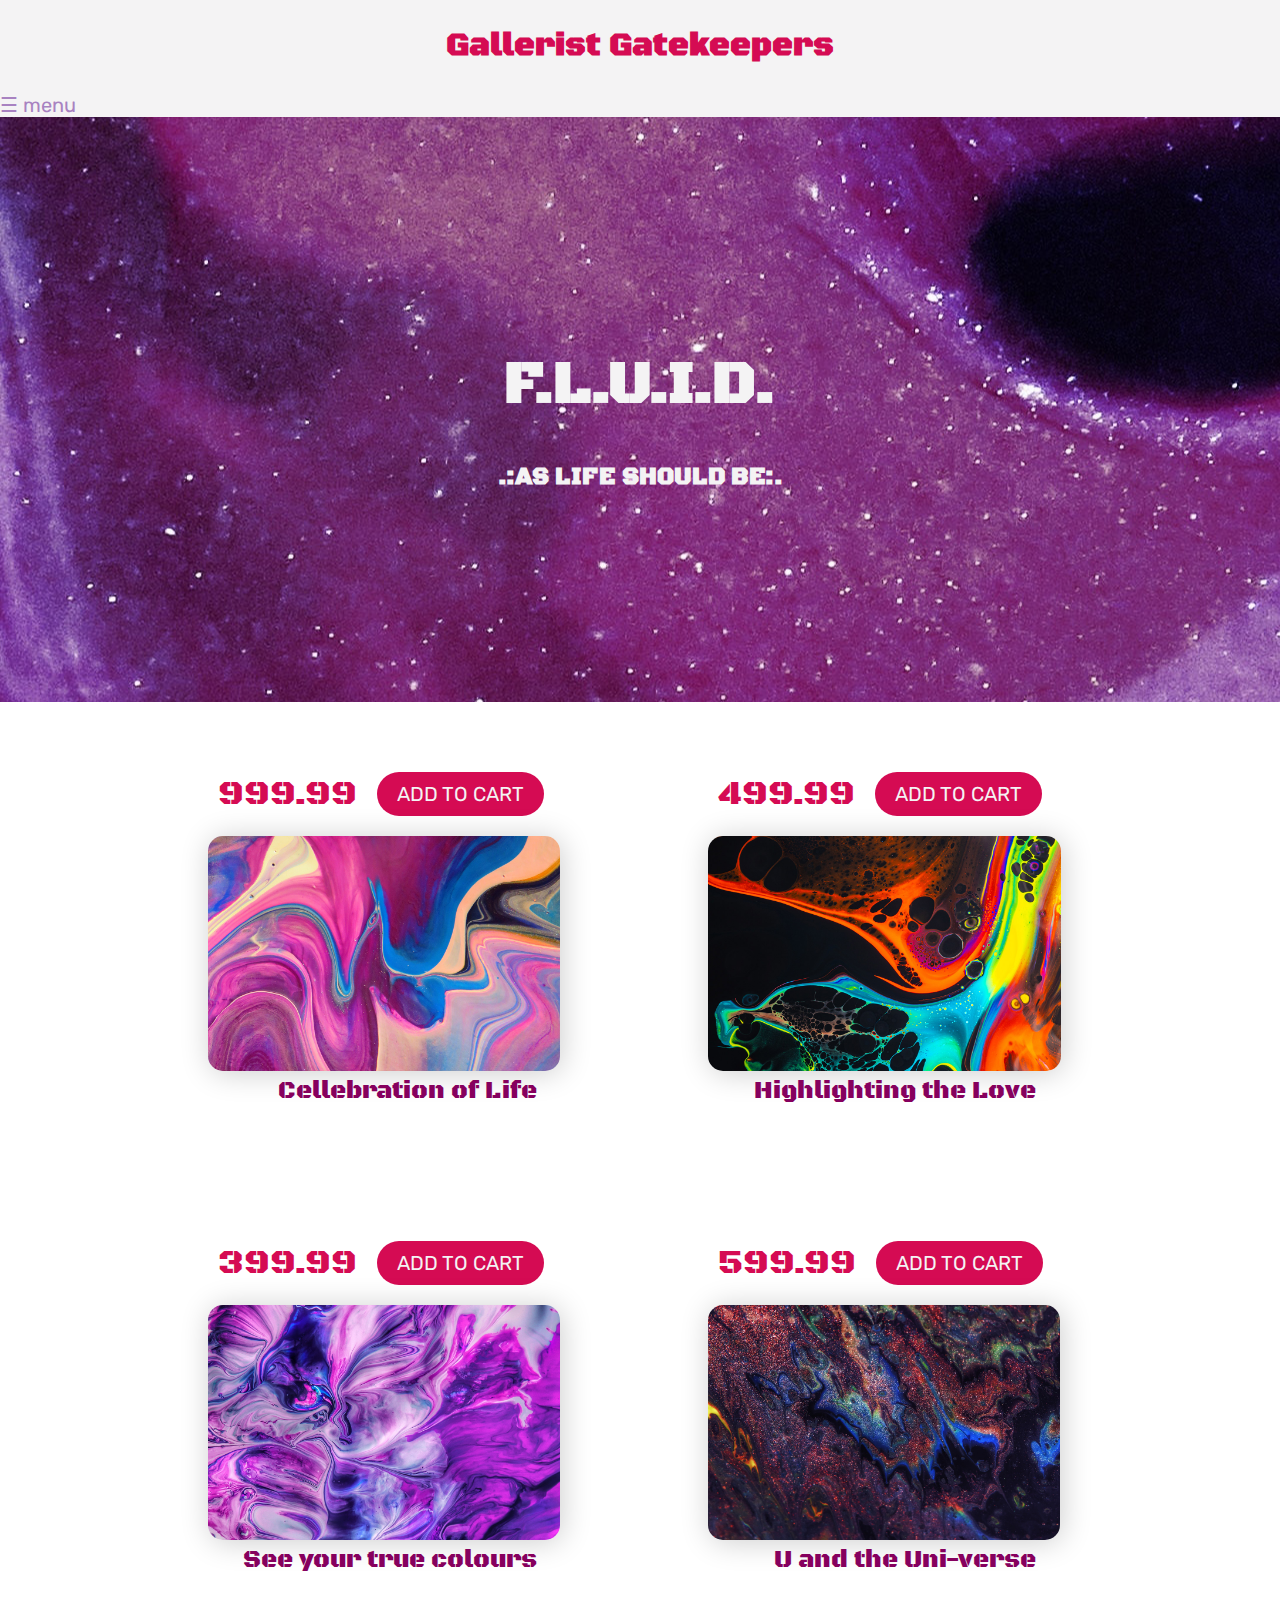
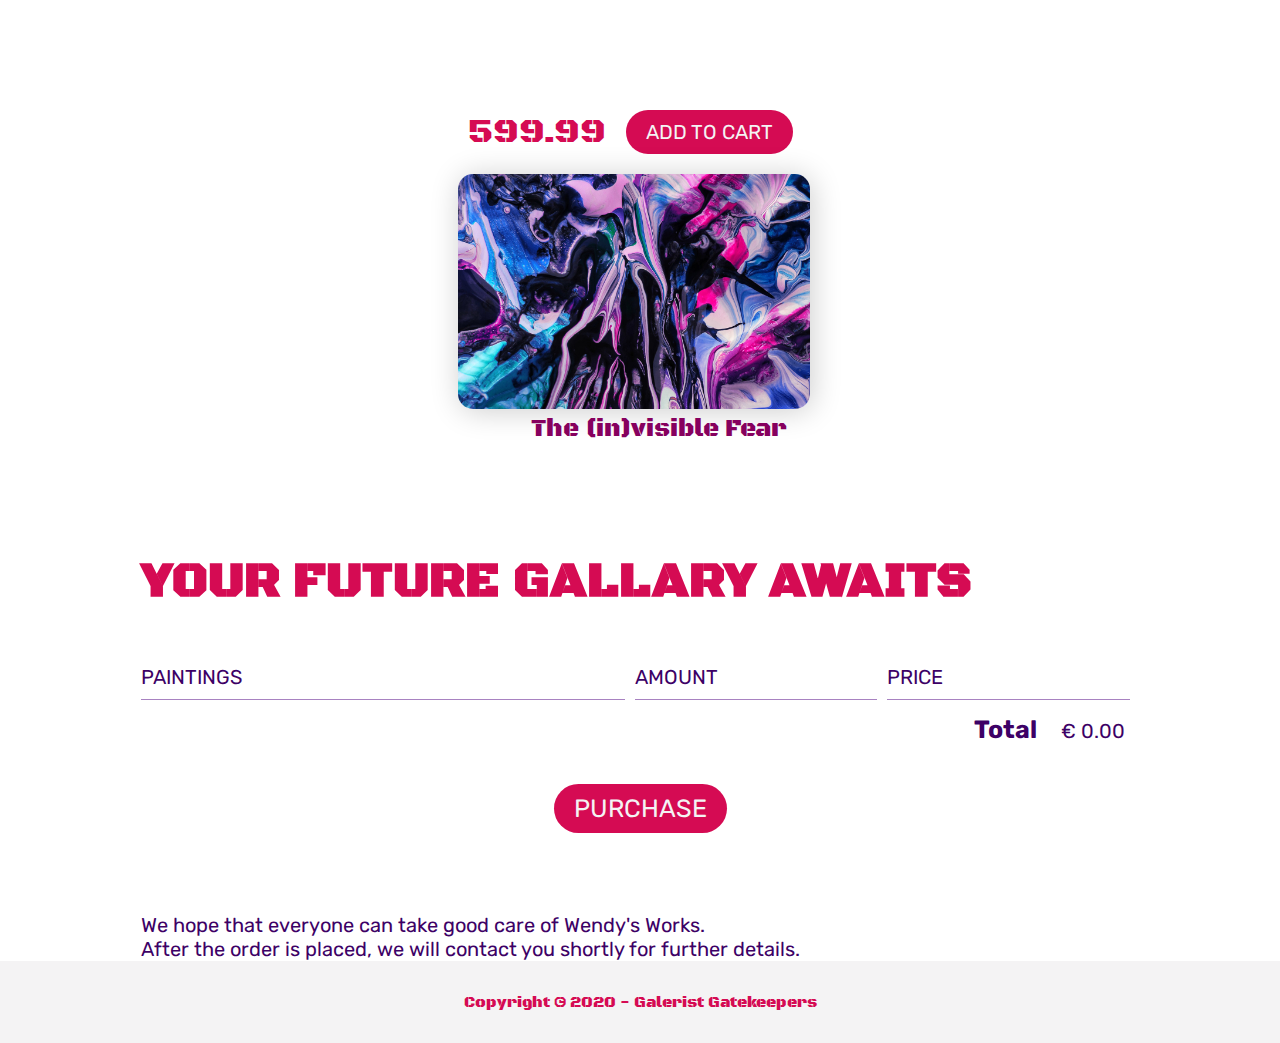
<file: store02.html>
<!DOCTYPE html>
<html lang="en"> 
<head>
	<meta charset="UTF-8"> 
	<meta name="viewport" content="width-device-width, initial-scale=1.0"> 
	<meta http-equiv='X-UA-Compatible' content="IE=edge"> 
	<title>Gallerist Gatekeepers</title> 
	<link rel="shortcut icon" href="images/favicon.ico" type="image/x-icon"> 
	<script src="js/store02.js"></script>
	<link rel="stylesheet"  type="text/css" href="css/store02.css"/> 
	<link rel="preconnect" href="https://fonts.gstatic.com"> 
	<link href="https://fonts.googleapis.com/css2?family=Black+Ops+One&family=Roboto:wght@300;400;500;700&family=Rubik:wght@900&display=swap" rel="stylesheet"> 
</head>
<body>
	<div id="banner"> 
			<h1>Gallerist Gatekeepers</h1> 
	</div>
		<div id="mySideBar" class="sidebar"> 
			<a href="javascript:void(0)" class="closebtn" onclick="closeNav()">&times;</a> 
			<a href="index.html">Home</a>
			<a href="meetTheArtist.html">Meet the artist</a>
			<a href="gallery.html">Gallery Exhibition</a>
			<a href="store02.html">Shopping</a>
			<a href="stopToBuy.html">Stop to Buy</a>
			<a href="aboutUs.html">About Us</a>
			<a href="loginmember.html">Member Area</a>
			<a href="contactUs.html">Contact Us</a>
		</div>	
	<div id="main"> 
	<span style="font-size:20px;cursor:pointer" onclick="openNav()">&#9776; menu</span> 
		 <div class="heroimg">
			<div class="herotxt">
				<h1 style="font-size:60px">F.L.U.I.D.</h1> 
				<h2>.:AS LIFE SHOULD BE:.</h2> 
			</div>
		</div> 
	</div>
        <section class="container" id="container">
            <div class="store-products" id="store-products">
                <div class="store-product">    
                    <div class="store-product-details">
                        <span class="store-product-price">999.99</span>
                        <button class="btn btn-main store-product-button" type="button">ADD TO CART</button>
                    </div>                
                    <img class="store-product-image" src="./images/paint1.jpg" alt="Cellebration of Life">
                    <span class="store-product-title">Cellebration of Life</span>
                    
                </div>
                <div class="store-product">
                    <div class="store-product-details">
                        <span class="store-product-price">499.99</span>
                        <button class="btn btn-main store-product-button" type="button">ADD TO CART</button>
                    </div>
                    <img class="store-product-image" src="./images/paint2.jpg" alt="Highlighting the Love">
                    <span class="store-product-title">Highlighting the Love</span>
                    
                </div>
                <div class="store-product">
                    <div class="store-product-details">
                        <span class="store-product-price">399.99</span>
                        <button class="btn btn-main store-product-button" type="button">ADD TO CART</button>
                    </div>                    
                    <img class="store-product-image" src="./images/paint3.jpg" alt="See your true colours">
                    <span class="store-product-title">See your true colours</span>
                    
                </div>
                <div class="store-product">  
                    <div class="store-product-details">
                        <span class="store-product-price">599.99</span>
                        <button class="btn btn-main store-product-button" type="button">ADD TO CART</button>
                    </div>                  
                    <img class="store-product-image" src="./images/paint4.jpg" alt="U and the Uni-verse">
                    <span class="store-product-title">U and the Uni-verse</span>
                </div>
                <div class="store-product">     
                    <div class="store-product-details">
                        <span class="store-product-price">599.99</span>
                        <button class="btn btn-main store-product-button" type="button">ADD TO CART</button>
                    </div>               
                    <img class="store-product-image" src="./images/paint5.jpg" alt="The (in)visible Fear">
                    <span class="store-product-title">The (in)visible Fear</span>
                </div>
            </div>
        </section>
        <section class="container">
            <h2 class="cart-title">YOUR FUTURE GALLARY AWAITS</h2>
            <div class="cart-row">
                <span class="cart-header cart-column cart-product ">PAINTINGS</span>
                <span class="cart-header cart-column cart-amount">AMOUNT</span>
                <span class="cart-header cart-column cart-price">PRICE</span>
                
            </div>
            <div class="cart-products"></div>
             <!-- FOR TESTING PURPOSE in "cart-products"
                    <div class="cart-row">
                    <div class="cart-product cart-column">
                        <img class="cart-product-image" src="./images/paint5.jpg" width="100" height="100">
                        <span class="cart-product-title">The (in)visible Fear</span>
                    </div>
                    <span class="cart-price cart-column">599.99</span>
                    <div class="cart-amount cart-column">
                        <input class="cart-amount-input" type="number" value="1">
                        <button class="btn btn-remove" type="button">REMOVE</button>
                    </div>
                </div> -->
            <div class="cart-total">
                <strong class="cart-total-title">Total</strong>
                <span class="cart-total-price">€ 0.00</span>
            </div>
            <button class="btn btn-main btn-purchase" type="button">PURCHASE</button>
                <span class="instructions">We hope that everyone can take good care of Wendy's Works. </span>
                <br>
                <span class="instructions">After the order is placed, we will contact you shortly for further details.</span>

        </section>
        <div id="footer"> 
		<p>Copyright &copy; 2020 - Galerist Gatekeepers</p>
	</div>
</body>
</html>
</file>
<file: css/index.css>
#banner{
	text-align:center; 
	background-color:  #F4F3F4; 
	opacity: 1; 
	color: #d50b53;
	font-family: 'Black Ops One', cursive; 
	padding-top: 5px; 
	padding-bottom: 5px; 
}

.sidebar{
  padding-top: 40px; 
  position: fixed; 
  z-index: 1; 
  background-color: #F4F3F4; 
  overflow-x: hidden; 
  transition: 0.3s; 
  height: 100%; 
  width: 0; 
}

.sidebar a{
  padding: 6px 6px 6px 30px; 
  text-decoration: none; 
  font-family: 'Black Ops One', cursive; 
  font-size: 25px; 
  color: #d50b53;
  display: block; 
  transition: 0.4s; 
}

.sidebar a:hover{
  background-color: #824CA7;
  color: #F4F3F4;
}

.sidebar .closebtn{
  position: absolute; 
  top: 0; 
  right: 20px;
  font-size: 2em; 
  margin-left: 30px;
}


@media screen and (max-height: 450px) {
  .sidebar {padding-top: 20px;}
  .sidebar a {font-size: 16px;}
} 

#main{
	background-color: #F4F3F4;
	color: #A882C1;
	opacity: 1; 
	font-family: 'Rubik', sans-serif; 
}
body, html{
    height: 100%; 
	margin: 0; 
}

.heroimg{
	background-image: url("../images/bg_index_r.jpg");
	font-family: 'Black Ops One', cursive; 
	color: #F4F3F4;
	background-position: center;
	background-repeat: no-repeat; 
	position: relative;
	display: flex;
	width: 100vw;
	height: 65vh;
}

.herotxt{
  text-align: center;
  position: absolute; 
  top: 50%;
  left: 50%;
  transform: translate(-50%, -50%);
  color: #F4F3F4;
}

.hero h1{ 
    font-size: 6em;
    margin-top: 0; 
    margin-bottom: 0.5em;
	color: #F4F3F4;
}

.textmain{
	text-align: center;
	font-size: 1.6em;
	letter-spacing: .2rem;
}

#footer{
	clear: both; 
	text-align: center;
	background-color: #F4F3F4;
	opacity: 1;
	color: #d50b53;
	font-family: 'Black Ops One', cursive; 
	padding-top: 15px; 
	padding-bottom: 15px; 
}

@media screen and (min-width: 1500px) {
  div#headerWrapper, 
  div#navSuppWrapper { 
    width: 100% !important; 
    margin: auto;
  }
}
</file>
<file: css/aboutUs.css>
#banner{
	text-align:center; 
	background-color:  #F4F3F4; 
	opacity: 1; 
	color: #d50b53;
	font-family: 'Black Ops One', cursive; 
	padding-top: 5px; 
	padding-bottom: 5px; 
}

.sidebar{
  padding-top: 40px; 
  position: fixed; 
  z-index: 1; 
  background-color: #F4F3F4; 
  overflow-x: hidden; 
  transition: 0.3s; 
  height: 100%; 
  width: 0; 
}

.sidebar a{
  padding: 6px 6px 6px 30px; 
  text-decoration: none; 
  font-family: 'Black Ops One', cursive; 
  font-size: 25px; 
  color: #d50b53;
  display: block; 
  transition: 0.4s; 
}

.sidebar a:hover{
  background-color: #824CA7;
  color: #F4F3F4;
}

.sidebar .closebtn{
  position: absolute; 
  top: 0; 
  right: 20px;
  font-size: 2em; 
  margin-left: 30px;
}

@media screen and (max-height: 450px) {
  .sidebar {padding-top: 20px;}
  .sidebar a {font-size: 16px;}
} 

#main{
	background-color: #F4F3F4;
	color: #A882C1;
	opacity: 1; 
	font-family: 'Rubik', sans-serif; 
}
body, html{
    height: 100%; 
	margin: 0; 
}

.heroimg{
  background-image: url("../images/aboutUs.jpg");
  font-family: 'Black Ops One', cursive;
  color: #F4F3F4;
  background-size: cover;
	background-position: center;
	background-repeat: no-repeat; 
	position: relative;
	display: flex;
	width: 100vw;
	height: 65vh;
}

.herotxt{
  text-align: center;
  position: absolute; 
  top: 50%;
  left: 50%;
  transform: translate(-50%, -50%);
  color: #F4F3F4;
}

.hero h1{ 
    text-align: center;
	font-size: 6em;
    margin-top: 0; 
    margin-bottom: 0.5em;
	color: #F4F3F4;
}

.textmain h3{
	text-align: center;
    font-size: 4em;
	font-weight: bold;
	color: #824CA7;
}

.textmain p{
	text-align: center;
    font-size: 1.2em;
	color: #A882C1;
}

#footer{
	clear: both; 
	text-align: center;
	background-color: #F4F3F4;
	opacity: 1;
	color: #d50b53;
	font-family: 'Black Ops One', cursive; 
	padding-top: 15px; 
	padding-bottom: 15px; 
}

@media screen and (min-width: 1500px) {
  div#headerWrapper, 
  div#navSuppWrapper { 
    width: 100% !important; 
    margin: auto;
  }
}
</file>
<file: css/auction.css>
#banner{
	text-align:center; 
	background-color:  #F4F3F4; 
	opacity: 1; 
	color: #d50b53;
	font-family: 'Black Ops One', cursive; 
	padding-top: 5px; 
	padding-bottom: 5px; 
}

.sidebar{
  padding-top: 40px; 
  position: fixed; 
  z-index: 1; 
  background-color: #F4F3F4; 
  overflow-x: hidden; 
  transition: 0.3s; 
  height: 100%; 
  width: 0; 
}

.sidebar a{
  padding: 6px 6px 6px 30px; 
  text-decoration: none; 
  font-family: 'Black Ops One', cursive; 
  font-size: 25px; 
  color: #d50b53;
  display: block; 
  transition: 0.4s; 
}

.sidebar a:hover{
  background-color: #824CA7;
  color: #F4F3F4;
}

.sidebar .closebtn{
  position: absolute; 
  top: 0; 
  right: 20px;
  font-size: 2em; 
  margin-left: 30px;
}

@media screen and (max-height: 450px) {
  .sidebar {padding-top: 20px;}
  .sidebar a {font-size: 16px;}
} 

#main{
	background-color: #F4F3F4;
	color: #A882C1;
	opacity: 1; 
	font-family: 'Rubik', sans-serif; 
}
body, html{
    height: 100%; 
	margin: 0; 
}

.rabbit{
		float:left;
}
.textmain{
	text-align: center;
	font-size: 1.6em;
	letter-spacing: .2rem;
}

.styledb{
	background-color: #824CA7;
	color: #F4F3F4;
	border: none;
	height: 50px;
	line-height: 30px;
	padding: 0 20px;
	text-transform: uppercase;
	font-weight: bold;
	cursor: pointer;
	
}
#footer{
	clear: both; 
	text-align: center;
	background-color: #F4F3F4;
	opacity: 1;
	color: #d50b53;
	font-family: 'Black Ops One', cursive; 
	padding-top: 15px; 
	padding-bottom: 15px; 
}

@media screen and (min-width: 1500px) {
  div#headerWrapper, 
  div#navSuppWrapper { 
    width: 100% !important; 
    margin: auto;
  }
}
</file>
<file: css/contact.css>
#banner{
	text-align:center; 
	background-color:  #F4F3F4; 
	opacity: 1; 
	color: #d50b53;
	font-family: 'Black Ops One', cursive; 
	padding-top: 5px; 
	padding-bottom: 5px; 
}

.sidebar{
  padding-top: 40px; 
  position: fixed; 
  z-index: 1; 
  background-color: #F4F3F4; 
  overflow-x: hidden; 
  transition: 0.3s; 
  height: 100%; 
  width: 0; 
}

.sidebar a{
  padding: 6px 6px 6px 30px; 
  text-decoration: none; 
  font-family: 'Black Ops One', cursive; 
  font-size: 25px; 
  color: #d50b53;
  display: block; 
  transition: 0.4s; 
}

.sidebar a:hover{
  background-color: #824CA7;
  color: #F4F3F4;
}

.sidebar .closebtn{
  position: absolute; 
  top: 0; 
  right: 20px;
  font-size: 2em; 
  margin-left: 30px;
}

@media screen and (max-height: 450px) {
  .sidebar {padding-top: 20px;}
  .sidebar a {font-size: 16px;}
} 

#main{
	background-color: #F4F3F4;
	color: #A882C1;
	opacity: 1; 
	font-family: 'Rubik', sans-serif; 
}
body, html{
    height: 100%; 
	margin: 0; 
}

.heroimg{
  background-image: url("../images/artist.jpg");
	font-family: 'Black Ops One', cursive; 
	color: #F4F3F4;
	background-position: center;
	background-repeat: no-repeat; 
	position: relative;
	display: flex;
	width: 100vw;
	height: 65vh;
}

.herotxt{
 text-align: center;
  position: absolute; 
  top: 50%;
  left: 50%;
  transform: translate(-50%, -50%);
  color: #666666;
}

.hero h1{ 
    font-size: 6em;
    margin-top: 0; 
    margin-bottom: 0.5em;
	color: #666666;
}

.sty{
	font-family: 'Rubik', sans-serif; 
	font-size: 1em;
	letter-spacing: .2rem;
}

#footer{
	clear: both; 
	text-align: center;
	background-color: #F4F3F4;
	opacity: 1;
	color: #d50b53;
	font-family: 'Black Ops One', cursive; 
	padding-top: 15px; 
	padding-bottom: 15px; 
}

@media screen and (min-width: 1500px) {
  div#headerWrapper, 
  div#navSuppWrapper { 
    width: 100% !important; 
    margin: auto;
  }
}
</file>
<file: css/mta.css>
#banner{
	text-align:center; 
	background-color:  #F4F3F4; 
	opacity: 1; 
	color: #d50b53;
	font-family: 'Black Ops One', cursive; 
	padding-top: 5px; 
	padding-bottom: 5px; 
}

.sidebar{
  padding-top: 40px; 
  position: fixed; 
  z-index: 1; 
  background-color: #F4F3F4; 
  overflow-x: hidden; 
  transition: 0.3s; 
  height: 100%; 
  width: 0; 
}

.sidebar a{
  padding: 6px 6px 6px 30px; 
  text-decoration: none; 
  font-family: 'Black Ops One', cursive; 
  font-size: 25px; 
  color: #d50b53;
  display: block; 
  transition: 0.4s; 
}

.sidebar a:hover{
  background-color: #824CA7;
  color: #F4F3F4;
}

.sidebar .closebtn{
  position: absolute; 
  top: 0; 
  right: 20px;
  font-size: 2em; 
  margin-left: 30px;
}

@media screen and (max-height: 450px) {
  .sidebar {padding-top: 20px;}
  .sidebar a {font-size: 16px;}
} 

#main{
	background-color: #F4F3F4;
	color: #A882C1;
	opacity: 1; 
	font-family: 'Rubik', sans-serif; 
}
body, html{
    height: 100%; 
	margin: 0; 
}

.heroimg{
	background-image: url("../images/mta_header.jpg");
	font-family: 'Black Ops One', cursive; 
	color: #F4F3F4;
	background-position: center;
	background-repeat: no-repeat; 
	position: relative;
	display: flex;
	width: 100vw;
	height: 65vh;
}

.herotxt{
  text-align: center;
  position: absolute; 
  top: 50%;
  left: 50%;
  transform: translate(-50%, -50%);
  color: #F4F3F4;
}

.hero h1{ 
    font-size: 6em;
    margin-top: 0; 
    margin-bottom: 0.5em;
	color: #F4F3F4;
}

.textmain{
	text-align: center;
	font-size: 1.2em;
	letter-spacing: .2rem;
}

#footer{
	clear: both; 
	text-align: center;
	background-color: #F4F3F4;
	opacity: 1;
	color: #d50b53;
	font-family: 'Black Ops One', cursive; 
	padding-top: 15px; 
	padding-bottom: 15px; 
}

@media screen and (min-width: 1500px) {
  div#headerWrapper, 
  div#navSuppWrapper { 
    width: 100% !important; 
    margin: auto;
  }
}
</file>
<file: css/member.css>
#banner{
	text-align:center; 
	background-color:  #F4F3F4; 
	opacity: 1; 
	color: #d50b53;
	font-family: 'Black Ops One', cursive; 
	padding-top: 5px; 
	padding-bottom: 5px; 
}

.sidebar{
  padding-top: 40px; 
  position: fixed; 
  z-index: 1; 
  background-color: #F4F3F4; 
  overflow-x: hidden; 
  transition: 0.3s; 
  height: 100%; 
  width: 0; 
}

.sidebar a{
  padding: 6px 6px 6px 30px; 
  text-decoration: none; 
  font-family: 'Black Ops One', cursive; 
  font-size: 25px; 
  color: #d50b53;
  display: block; 
  transition: 0.4s; 
}

.sidebar a:hover{
  background-color: #824CA7;
  color: #F4F3F4;
}

.sidebar .closebtn{
  position: absolute; 
  top: 0; 
  right: 20px;
  font-size: 2em; 
  margin-left: 30px;
}

@media screen and (max-height: 450px) {
  .sidebar {padding-top: 20px;}
  .sidebar a {font-size: 16px;}
} 

#main{
	background-color: #F4F3F4;
	color: #A882C1;
	opacity: 1; 
	font-family: 'Rubik', sans-serif; 
}
body, html{
    height: 100%; 
	margin: 0; 
}

.exhib2{
	float:right;
	color: #824CA7;
}

.auction{
	float:right;
	color: #824CA7;
}

#footer{
	clear: both; 
	text-align: center;
	background-color: #F4F3F4;
	opacity: 1;
	color: #d50b53;
	font-family: 'Black Ops One', cursive; 
	padding-top: 15px; 
	padding-bottom: 15px; 
}

@media screen and (min-width: 1500px) {
  div#headerWrapper, 
  div#navSuppWrapper { 
    width: 100% !important; 
    margin: auto;
  }
}
</file>
<file: css/store01.css>
#banner{
	text-align:center; 
	background-color:  #F4F3F4; 
	opacity: 1; 
	color: #d50b53;
	font-family: 'Black Ops One', cursive; 
	padding-top: 5px; 
	padding-bottom: 5px; 
}

.sidebar{
  padding-top: 40px; 
  position: fixed; 
  z-index: 1; 
  background-color: #F4F3F4; 
  overflow-x: hidden; 
  transition: 0.3s; 
  height: 100%; 
  width: 0; 
}

.sidebar a{
  padding: 6px 6px 6px 30px; 
  text-decoration: none; 
  font-family: 'Black Ops One', cursive; 
  font-size: 25px; 
  color: #d50b53;
  display: block; 
  transition: 0.4s; 
}

.sidebar a:hover{
  background-color: #824CA7;
  color: #F4F3F4;
}

.sidebar .closebtn{
  position: absolute; 
  top: 0; 
  right: 20px;
  font-size: 2em; 
  margin-left: 30px;
}

@media screen and (max-height: 450px) {
  .sidebar {padding-top: 20px;}
  .sidebar a {font-size: 16px;}
} 

#main{
	background-color: #F4F3F4;
	color: #A882C1;
	opacity: 1; 
	font-family: 'Rubik', sans-serif; 
}
body, html{
    height: 100%; 
	margin: 0; 
}

.heroimg{
	background-image: url("../images/bg_index_r.jpg");
	font-family: 'Black Ops One', cursive; 
	color: #F4F3F4;
	background-position: center;
	background-repeat: no-repeat; 
	position: relative;
	
	display: flex;
 
	width: 100vw;
	height: 65vh;
}

.herotxt{
  text-align: center;
  position: absolute; 
  top: 50%;
  left: 50%;
  transform: translate(-50%, -50%);
  color: #F4F3F4;
}

.hero h1{ 
    font-size: 6em;
    margin-top: 0; 
    margin-bottom: 0.5em;
	color: #F4F3F4;
}

.textmain{
	text-align: center;
	font-size: 1.6em;
	letter-spacing: .2rem;
}

#footer{
	clear: both; 
	text-align: center;
	background-color: #F4F3F4;
	opacity: 1;
	color: #d50b53;
	font-family: 'Black Ops One', cursive; 
	padding-top: 15px; 
	padding-bottom: 15px; 
}

@media screen and (min-width: 1500px) {
  div#headerWrapper, 
  div#navSuppWrapper { 
    width: 100% !important; 
    margin: auto;
  }
}

.box {
    font-family: 'Black Ops One', cursive;
    height: 600px;
    width: 55%;
    margin: 10px;
    border-radius: 10px;
    overflow: hidden; 
    position: relative;
    left: 50%;
    right: 50%;
    transform: translate(-50%, 5%); 
    box-shadow: 2px 2px 30px rgba(0,0,0,0.2);    
}

.slide-image {
    height: 500px;
    position: relative; 
}
.slide-image img {
    display: block;
    width: 100%;
    height: 100%;
    object-fit: cover; 
    box-sizing: border-box; 
    backface-visibility: hidden;
} 

.detail-box{
	width: 100%;
    display: flex; 
	justify-content: space-between; 
	align-items: center;
	padding: 10px 20px; 
	box-sizing: border-box; 
}

.type {
    display: flex; 
    flex-direction: column; 
}

.type span{
    color:#d50b53;
}

.price{
    color:#d50b53;
    font-size: 30px;
    letter-spacing: 1px;
}

.overlay {
    font-size: 50px;
    position: absolute;
    opacity: 0; 

    right: 50%;
    top: 50%;
    transform: translate(50%,-50%);
    width: 100%;
    height: 100%;
    background-color: rgba(97, 1, 76, 0.5);
    display: flex;
    justify-content: center;
    align-items: center;
}
    
.slide-image:hover .overlay{
    opacity: 1; 
    transition: .5s ease; 
}

.buy-button{
    width: 230px; 
    height: 50px;
    justify-self: center;
    align-items: center;
    color: white;
}
</file>
<file: css/store02.css>
@import url("https://fonts.googleapis.com/css?family=Metal+Mania");
@import url('https://fonts.googleapis.com/css?family=Raleway:300,400,700');

#banner{
	text-align:center; 
	background-color:  #F4F3F4; 
	opacity: 1; 
	color: #d50b53;
	font-family: 'Black Ops One', cursive; 
	padding-top: 5px; 
	padding-bottom: 5px; 
}

.sidebar{
  padding-top: 40px; 
  position: fixed; 
  z-index: 1; 
  background-color: #F4F3F4; 
  overflow-x: hidden; 
  transition: 0.3s; 
  height: 100%; 
  width: 0; 
}

.sidebar a{
  padding: 6px 6px 6px 30px; 
  text-decoration: none; 
  font-family: 'Black Ops One', cursive; 
  font-size: 25px; 
  color: #d50b53;
  display: block; 
  transition: 0.4s; 
}

.sidebar a:hover{
  background-color: #824CA7;
  color: #F4F3F4;
}

.sidebar .closebtn{
  position: absolute; 
  top: 0; 
  right: 20px;
  font-size: 2em; 
  margin-left: 30px;
}

@media screen and (max-height: 450px) {
  .sidebar {padding-top: 20px;}
  .sidebar a {font-size: 16px;}
} 

#main{
	background-color: #F4F3F4;
	color: #A882C1;
	opacity: 1; 
	font-family: 'Rubik', sans-serif; 
}
body, html{
    height: 100%; 
	margin: 0; 
}

.heroimg{
	background-image: url("../images/bg_index_r.jpg");
	font-family: 'Black Ops One', cursive; 
	color: #F4F3F4;
	background-position: center;
	background-repeat: no-repeat; 
	position: relative;
	display: flex;
	width: 100vw;
	height: 65vh;
}

.herotxt{
  text-align: center;
  position: absolute; 
  top: 50%;
  left: 50%;
  transform: translate(-50%, -50%);
  color: #F4F3F4;
}

.hero h1{ 
    font-size: 6em;
    margin-top: 0; 
    margin-bottom: 0.5em;
	color: #F4F3F4;
}

.textmain{
	text-align: center;
	font-size: 1.6em;
	letter-spacing: .2rem;
}

#footer{
	clear: both; 
	text-align: center;
	background-color: #F4F3F4;
	opacity: 1;
	color: #d50b53;
	font-family: 'Black Ops One', cursive; 
	padding-top: 15px; 
	padding-bottom: 15px; 
}

@media screen and (min-width: 1500px) {
  div#headerWrapper, 
  div#navSuppWrapper { 
    width: 100% !important; 
    margin: auto;
  }
}

.container {
    max-width: 999px;
    margin: 0 auto;
    padding: 0 10px;
}
.cart-title {
    font-family: 'Black Ops One', cursive;
    color: #d50b53;
    text-align: left;
    font-size: 50px;
}

.btn {
    font-family: 'Rubik', sans-serif;
    text-align: center;
    vertical-align: middle;
    padding: 10px 20px 10px 20px;
    margin: 10px 20px 10px 20px;
    cursor: pointer;
}

.btn-main {
    color:#F4F3F4;
    background-color:#d50b53;
    border: 10px;
    border-radius: 30px;
    font-size: 20px;
}

.btn-main:hover {
    background-color:#824CA7;
}

.store-product {
    margin: 50px;
    border-radius: 10px;
}

.store-product-title {
    display: block; 
    width: 90%;
    text-align: right;
    font-family:'Black Ops One', cursive;
    font-size: 25px;
    color: #86005e;
    margin-bottom: 15px;
}

.store-products {
    display: flex;
    flex-wrap: wrap;
    justify-content: space-around;
}

.store-product-image {
    height: 235px;
    box-shadow: 2px 2px 30px rgba(0,0,0,0.2);
    border-radius: 15px;
}

.store-product-details {
    display: flex;
    font-family: 'Black Ops One', cursive;
    align-items: center;
    font-size: 35px;
    padding: 10px;
}

.store-product-price {
    flex-grow: 1;
    color: #d50b53;
}
.cart-header {
    font-family: 'Rubik', sans-serif;
    font-size: 20px;
    color: #3d0166;
}

.cart-column {
    display: flex;
    align-items: center;
    border-bottom: 1px solid  #A882C1;
    margin-right: 10px;
    padding-bottom: 10px;
    margin-top: 10px;
}

.cart-row {
    display: flex;
}

.cart-product {
    width: 50%;
}

.cart-price {
    font-family: 'Rubik', sans-serif;
    width: 25%;
    font-size: 20px;
    color: #3d0166;
}

.cart-amount {
    width: 25%;
}

.cart-product-title {
    font-family: 'Rubik', sans-serif;
    color:#3d0166;
    margin-left: 25px;
    font-size: 1.2em;
}

.cart-product-image {
    width: 75px;
    height: auto;
    border-radius: 10px;
}

.btn-remove {
    color: white;
    background-color:#ceaae5;
    border: none;
    border-radius: 25px;
}

.btn-remove:hover {
    background-color: #e7d5f3;
}

.cart-amount-input {
    font-family: 'Rubik', sans-serif;
    height: 30px;
    width: 50px;
    border-radius: 15px;
    border: 1px solid #A882C1;
    background-color: #eee;
    color: #3d0166;
    text-align: center;
    font-size: 20px;
    margin: 0px 30px 0px 30px;
}

.cart-total {
    font-family: 'Rubik', sans-serif;
    text-align: right;
    margin-top: 15px;
    margin-right: 15px;
}

.cart-total-title {
    font-size: 25px;
    color: #3d0166;
    margin-right: 20px;
}

.cart-total-price {
    color: #3d0166;
    font-size: 20px;
}

.btn-purchase {
    display: block;
    margin: 40px auto 80px auto;
    font-size: 25px;
}

.instructions {
    font-family: 'Rubik', sans-serif;
    font-size: 20px;
    color: #3d0166;
    align-items: center;
}
</file>
